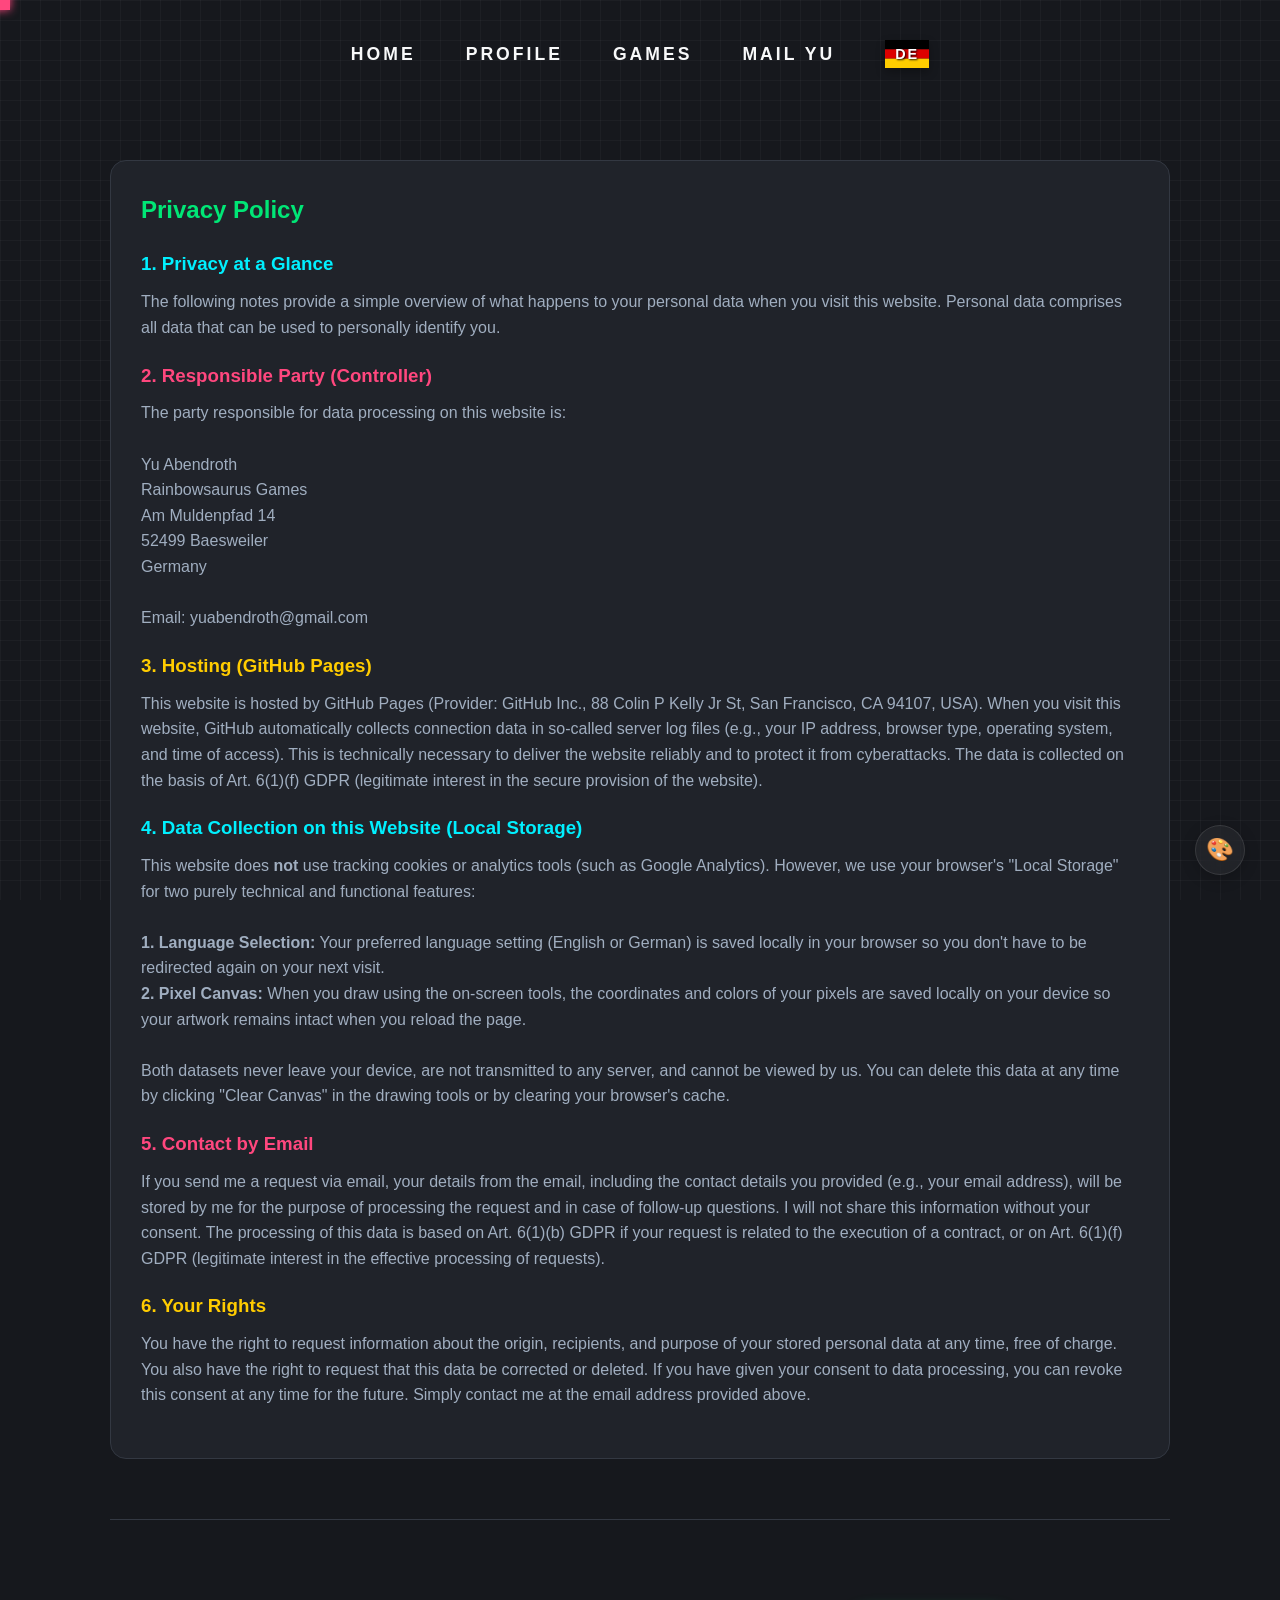
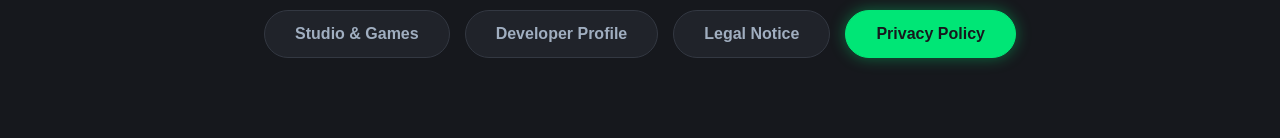
<file: datenschutz.html>
<!DOCTYPE html>
<html lang="en">
<head>
    <meta charset="UTF-8">
    <meta name="viewport" content="width=device-width, initial-scale=1.0">
    <title>Privacy Policy | Rainbowsaurus Games</title>
    <meta name="robots" content="noindex, follow"> 
    <link rel="stylesheet" href="style.css">
    <link rel="icon" type="image/svg+xml" href="graphics/favicon.svg">
</head>
<body>
    <div id="bg-grid"></div>
    <div id="bg-grid-glow"></div>
    <canvas id="pixelCanvas"></canvas>

    <nav class="top-nav">
        <a href="index.html" class="nav-cyan">HOME</a>
        <a href="about.html" class="nav-pink">PROFILE</a>
        <a href="https://rainbowsaurus.itch.io/" target="_blank" class="nav-yellow">GAMES</a>
        <a href="mailto:yuabendroth@gmail.com" class="nav-animated">MAIL YU</a>
        <a href="datenschutz_de.html" class="nav-lang flag-de" onclick="localStorage.setItem('langPref', 'de')">DE</a>
    </nav>

    <div class="portfolio-container" style="margin-top: 120px;">
        <main class="bento-grid">
            <section class="card large-card slide-hidden" style="display: block;">
                <h1 style="color: var(--accent-green); margin-bottom: 20px;">Privacy Policy</h1>
                
                <h3 style="color: var(--accent-cyan); margin-bottom: 10px;">1. Privacy at a Glance</h3>
                <p style="color: var(--text-muted); margin-bottom: 20px;">
                    The following notes provide a simple overview of what happens to your personal data when you visit this website. Personal data comprises all data that can be used to personally identify you.
                </p>

                <h3 style="color: var(--accent-pink); margin-bottom: 10px;">2. Responsible Party (Controller)</h3>
                <p style="color: var(--text-muted); margin-bottom: 20px;">
                    The party responsible for data processing on this website is:<br><br>
                    Yu Abendroth<br>
                    Rainbowsaurus Games<br>
                    Am Muldenpfad 14<br>
                    52499 Baesweiler<br>
                    Germany<br><br>
                    Email: yuabendroth@gmail.com
                </p>

                <h3 style="color: var(--accent-yellow); margin-bottom: 10px;">3. Hosting (GitHub Pages)</h3>
                <p style="color: var(--text-muted); margin-bottom: 20px;">
                    This website is hosted by GitHub Pages (Provider: GitHub Inc., 88 Colin P Kelly Jr St, San Francisco, CA 94107, USA). When you visit this website, GitHub automatically collects connection data in so-called server log files (e.g., your IP address, browser type, operating system, and time of access). This is technically necessary to deliver the website reliably and to protect it from cyberattacks. The data is collected on the basis of Art. 6(1)(f) GDPR (legitimate interest in the secure provision of the website).
                </p>

                <h3 style="color: var(--accent-cyan); margin-bottom: 10px;">4. Data Collection on this Website (Local Storage)</h3>
                <p style="color: var(--text-muted); margin-bottom: 20px;">
                    This website does <strong>not</strong> use tracking cookies or analytics tools (such as Google Analytics). However, we use your browser's "Local Storage" for two purely technical and functional features:<br><br>
                    <strong>1. Language Selection:</strong> Your preferred language setting (English or German) is saved locally in your browser so you don't have to be redirected again on your next visit.<br>
                    <strong>2. Pixel Canvas:</strong> When you draw using the on-screen tools, the coordinates and colors of your pixels are saved locally on your device so your artwork remains intact when you reload the page.<br><br>
                    Both datasets never leave your device, are not transmitted to any server, and cannot be viewed by us. You can delete this data at any time by clicking "Clear Canvas" in the drawing tools or by clearing your browser's cache.
                </p>

                <h3 style="color: var(--accent-pink); margin-bottom: 10px;">5. Contact by Email</h3>
                <p style="color: var(--text-muted); margin-bottom: 20px;">
                    If you send me a request via email, your details from the email, including the contact details you provided (e.g., your email address), will be stored by me for the purpose of processing the request and in case of follow-up questions. I will not share this information without your consent. The processing of this data is based on Art. 6(1)(b) GDPR if your request is related to the execution of a contract, or on Art. 6(1)(f) GDPR (legitimate interest in the effective processing of requests).
                </p>

                <h3 style="color: var(--accent-yellow); margin-bottom: 10px;">6. Your Rights</h3>
                <p style="color: var(--text-muted); margin-bottom: 20px;">
                    You have the right to request information about the origin, recipients, and purpose of your stored personal data at any time, free of charge. You also have the right to request that this data be corrected or deleted. If you have given your consent to data processing, you can revoke this consent at any time for the future. Simply contact me at the email address provided above.
                </p>
            </section>
        </main>

        <footer class="minimal-footer">
            <nav class="footer-nav">
                <a href="index.html" class="nav-tab tab-cyan">Studio & Games</a>
                <a href="about.html" class="nav-tab tab-pink">Developer Profile</a>
                <a href="impressum.html" class="nav-tab tab-yellow">Legal Notice</a>
                <a href="datenschutz.html" class="nav-tab tab-green active">Privacy Policy</a>
            </nav>
        </footer>
    </div>

    <!-- Floating Pixel Icons -->
    <div class="floating-pixel-container">
        <div class="pixel-shape bug"></div>
        <div class="pixel-shape cat"></div>
        <div class="pixel-shape heart"></div>
        <div class="pixel-shape pokeball"></div>
        <div class="pixel-shape pikachu"></div>
        <div class="pixel-shape triforce"></div>
        <div class="pixel-shape strawberry"></div>
        <div class="pixel-shape boba"></div>
        <div class="pixel-shape smiley"></div>
        <div class="pixel-shape paw"></div>
        <div class="pixel-shape skull"></div>
        <div class="pixel-shape gamepad"></div>
    </div>

    <!-- Interactive Glass Button -->
    <div class="canvas-glass-container">
        <input type="checkbox" id="toggle-hint" class="hint-checkbox">
        <div class="glass-panel">
            <p><strong>Left Click:</strong> Draw pixel</p>
            <p><strong>Right Click:</strong> Erase pixel</p>
            <hr class="panel-divider">
            <button id="clear-canvas-btn" class="clear-btn">🗑️ Clear Canvas</button>
        </div>
        <label for="toggle-hint" class="glass-button" title="Open Drawing Tools">🎨</label>
    </div>

    <script src="script.js"></script>
</body>
</html>
</file>
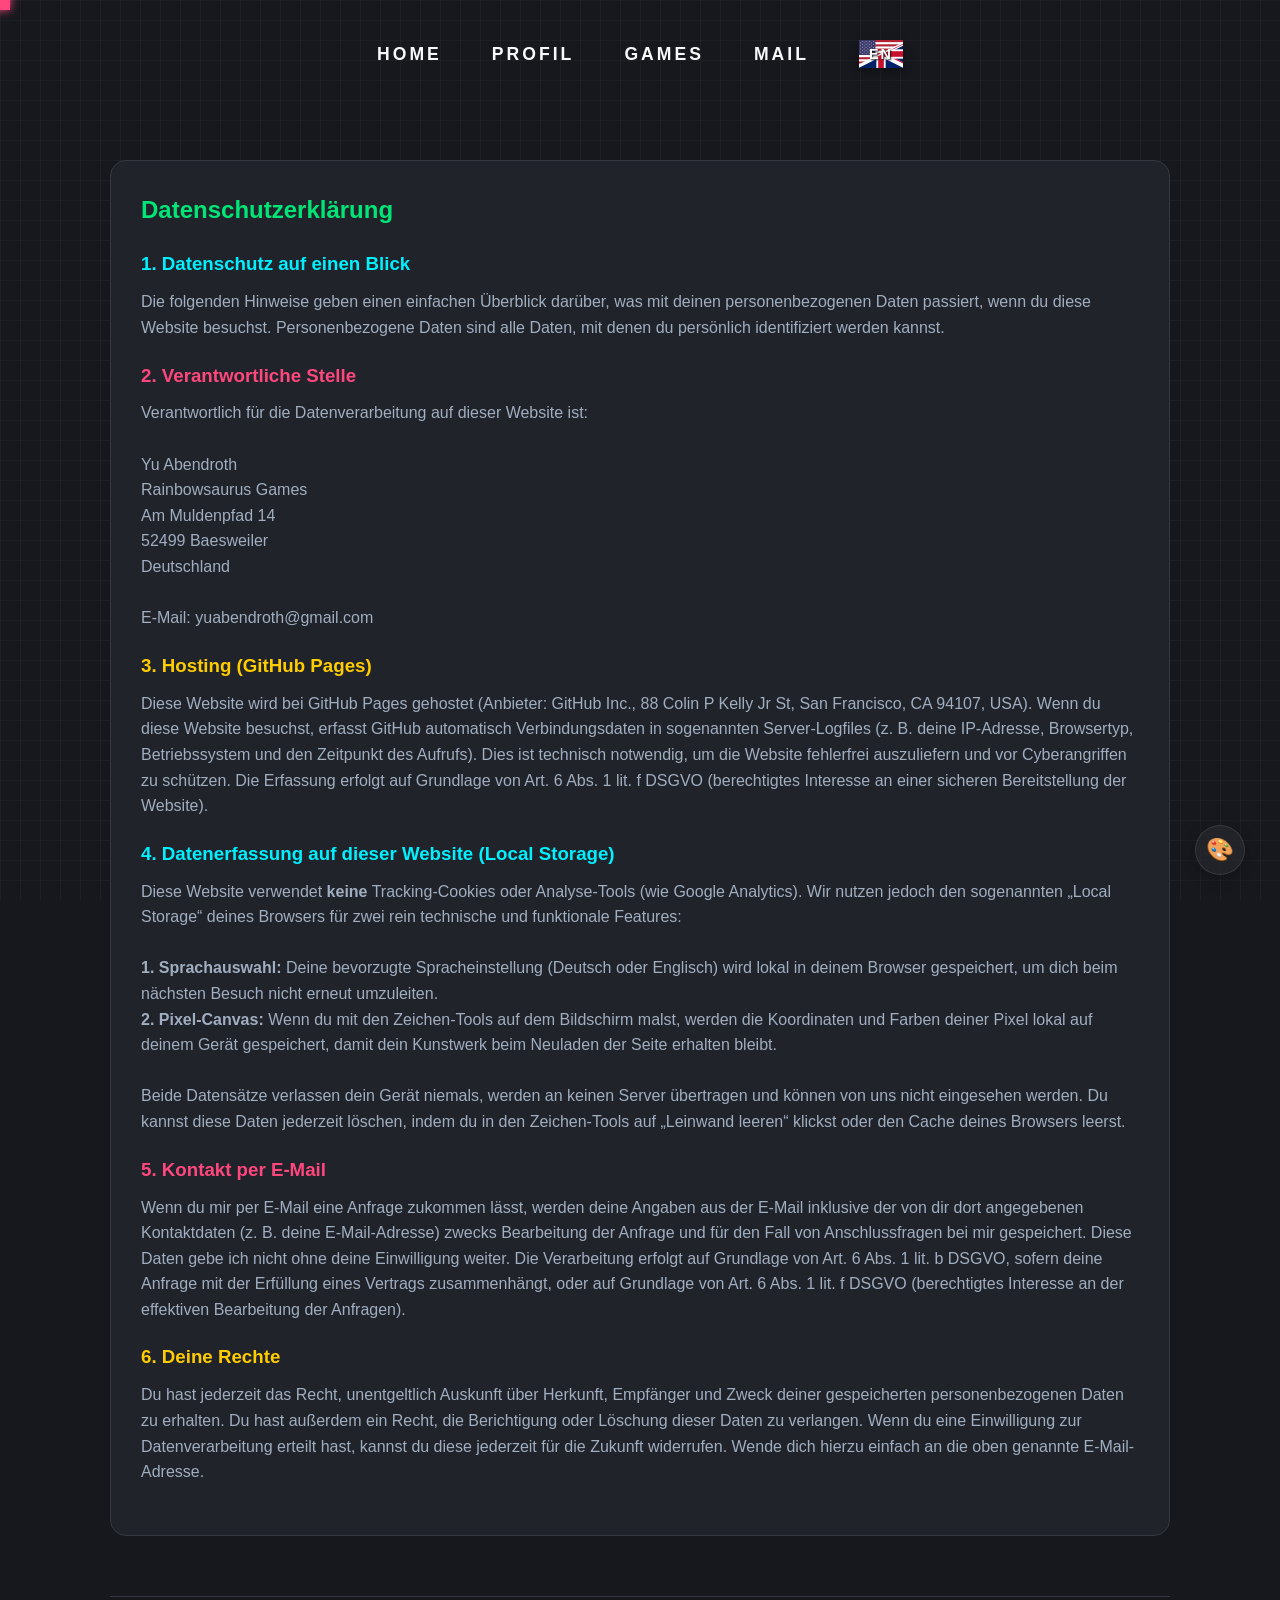
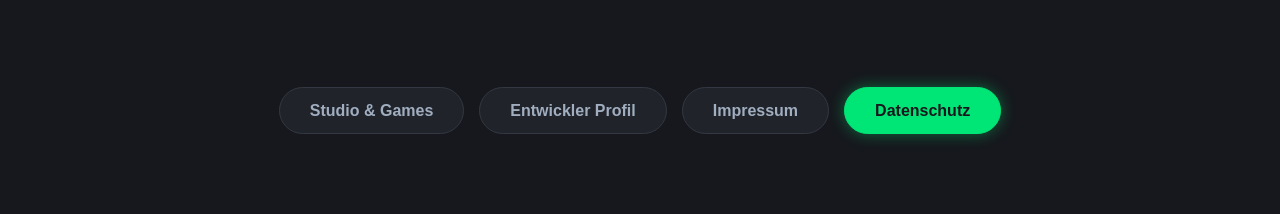
<file: datenschutz_de.html>
<!DOCTYPE html>
<html lang="de">
<head>
    <meta charset="UTF-8">
    <meta name="viewport" content="width=device-width, initial-scale=1.0">
    <title>Datenschutzerklärung | Rainbowsaurus Games</title>
    <meta name="robots" content="noindex, follow"> 
    <link rel="stylesheet" href="style.css">
    <link rel="icon" type="image/svg+xml" href="graphics/favicon.svg">
</head>
<body>
    <div id="bg-grid"></div>
    <div id="bg-grid-glow"></div>
    <canvas id="pixelCanvas"></canvas>

    <nav class="top-nav">
        <a href="index_de.html" class="nav-cyan">HOME</a>
        <a href="about_de.html" class="nav-pink">PROFIL</a>
        <a href="https://rainbowsaurus.itch.io/" target="_blank" class="nav-yellow">GAMES</a>
        <a href="mailto:yuabendroth@gmail.com" class="nav-animated">MAIL</a>
        <a href="datenschutz.html" class="nav-lang flag-en" onclick="localStorage.setItem('langPref', 'en')">EN</a>
    </nav>

    <div class="portfolio-container" style="margin-top: 120px;">
        <main class="bento-grid">
            <section class="card large-card slide-hidden" style="display: block;">
                <h1 style="color: var(--accent-green); margin-bottom: 20px;">Datenschutzerklärung</h1>
                
                <h3 style="color: var(--accent-cyan); margin-bottom: 10px;">1. Datenschutz auf einen Blick</h3>
                <p style="color: var(--text-muted); margin-bottom: 20px;">
                    Die folgenden Hinweise geben einen einfachen Überblick darüber, was mit deinen personenbezogenen Daten passiert, wenn du diese Website besuchst. Personenbezogene Daten sind alle Daten, mit denen du persönlich identifiziert werden kannst.
                </p>

                <h3 style="color: var(--accent-pink); margin-bottom: 10px;">2. Verantwortliche Stelle</h3>
                <p style="color: var(--text-muted); margin-bottom: 20px;">
                    Verantwortlich für die Datenverarbeitung auf dieser Website ist:<br><br>
                    Yu Abendroth<br>
                    Rainbowsaurus Games<br>
                    Am Muldenpfad 14<br>
                    52499 Baesweiler<br>
                    Deutschland<br><br>
                    E-Mail: yuabendroth@gmail.com
                </p>

                <h3 style="color: var(--accent-yellow); margin-bottom: 10px;">3. Hosting (GitHub Pages)</h3>
                <p style="color: var(--text-muted); margin-bottom: 20px;">
                    Diese Website wird bei GitHub Pages gehostet (Anbieter: GitHub Inc., 88 Colin P Kelly Jr St, San Francisco, CA 94107, USA). Wenn du diese Website besuchst, erfasst GitHub automatisch Verbindungsdaten in sogenannten Server-Logfiles (z. B. deine IP-Adresse, Browsertyp, Betriebssystem und den Zeitpunkt des Aufrufs). Dies ist technisch notwendig, um die Website fehlerfrei auszuliefern und vor Cyberangriffen zu schützen. Die Erfassung erfolgt auf Grundlage von Art. 6 Abs. 1 lit. f DSGVO (berechtigtes Interesse an einer sicheren Bereitstellung der Website).
                </p>

                <h3 style="color: var(--accent-cyan); margin-bottom: 10px;">4. Datenerfassung auf dieser Website (Local Storage)</h3>
                <p style="color: var(--text-muted); margin-bottom: 20px;">
                    Diese Website verwendet <strong>keine</strong> Tracking-Cookies oder Analyse-Tools (wie Google Analytics). Wir nutzen jedoch den sogenannten „Local Storage“ deines Browsers für zwei rein technische und funktionale Features:<br><br>
                    <strong>1. Sprachauswahl:</strong> Deine bevorzugte Spracheinstellung (Deutsch oder Englisch) wird lokal in deinem Browser gespeichert, um dich beim nächsten Besuch nicht erneut umzuleiten.<br>
                    <strong>2. Pixel-Canvas:</strong> Wenn du mit den Zeichen-Tools auf dem Bildschirm malst, werden die Koordinaten und Farben deiner Pixel lokal auf deinem Gerät gespeichert, damit dein Kunstwerk beim Neuladen der Seite erhalten bleibt.<br><br>
                    Beide Datensätze verlassen dein Gerät niemals, werden an keinen Server übertragen und können von uns nicht eingesehen werden. Du kannst diese Daten jederzeit löschen, indem du in den Zeichen-Tools auf „Leinwand leeren“ klickst oder den Cache deines Browsers leerst.
                </p>

                <h3 style="color: var(--accent-pink); margin-bottom: 10px;">5. Kontakt per E-Mail</h3>
                <p style="color: var(--text-muted); margin-bottom: 20px;">
                    Wenn du mir per E-Mail eine Anfrage zukommen lässt, werden deine Angaben aus der E-Mail inklusive der von dir dort angegebenen Kontaktdaten (z. B. deine E-Mail-Adresse) zwecks Bearbeitung der Anfrage und für den Fall von Anschlussfragen bei mir gespeichert. Diese Daten gebe ich nicht ohne deine Einwilligung weiter. Die Verarbeitung erfolgt auf Grundlage von Art. 6 Abs. 1 lit. b DSGVO, sofern deine Anfrage mit der Erfüllung eines Vertrags zusammenhängt, oder auf Grundlage von Art. 6 Abs. 1 lit. f DSGVO (berechtigtes Interesse an der effektiven Bearbeitung der Anfragen).
                </p>

                <h3 style="color: var(--accent-yellow); margin-bottom: 10px;">6. Deine Rechte</h3>
                <p style="color: var(--text-muted); margin-bottom: 20px;">
                    Du hast jederzeit das Recht, unentgeltlich Auskunft über Herkunft, Empfänger und Zweck deiner gespeicherten personenbezogenen Daten zu erhalten. Du hast außerdem ein Recht, die Berichtigung oder Löschung dieser Daten zu verlangen. Wenn du eine Einwilligung zur Datenverarbeitung erteilt hast, kannst du diese jederzeit für die Zukunft widerrufen. Wende dich hierzu einfach an die oben genannte E-Mail-Adresse.
                </p>
            </section>
        </main>

        <footer class="minimal-footer">
            <nav class="footer-nav">
                <a href="index_de.html" class="nav-tab tab-cyan">Studio & Games</a>
                <a href="about_de.html" class="nav-tab tab-pink">Entwickler Profil</a>
                <a href="impressum_de.html" class="nav-tab tab-yellow">Impressum</a>
                <a href="datenschutz_de.html" class="nav-tab tab-green active">Datenschutz</a>
            </nav>
        </footer>
    </div>

    <!-- Floating Pixel Icons -->
    <div class="floating-pixel-container">
        <div class="pixel-shape bug"></div>
        <div class="pixel-shape cat"></div>
        <div class="pixel-shape heart"></div>
        <div class="pixel-shape pokeball"></div>
        <div class="pixel-shape pikachu"></div>
        <div class="pixel-shape triforce"></div>
        <div class="pixel-shape strawberry"></div>
        <div class="pixel-shape boba"></div>
        <div class="pixel-shape smiley"></div>
        <div class="pixel-shape paw"></div>
        <div class="pixel-shape skull"></div>
        <div class="pixel-shape gamepad"></div>
    </div>

    <!-- Interactive Glass Button -->
    <div class="canvas-glass-container">
        <input type="checkbox" id="toggle-hint" class="hint-checkbox">
        <div class="glass-panel">
            <p><strong>Linksklick:</strong> Pixel malen</p>
            <p><strong>Rechtsklick:</strong> Pixel löschen</p>
            <hr class="panel-divider">
            <button id="clear-canvas-btn" class="clear-btn">🗑️ Leinwand leeren</button>
        </div>
        <label for="toggle-hint" class="glass-button" title="Zeichen-Tools öffnen">🎨</label>
    </div>

    <script src="script.js"></script>
</body>
</html>
</file>
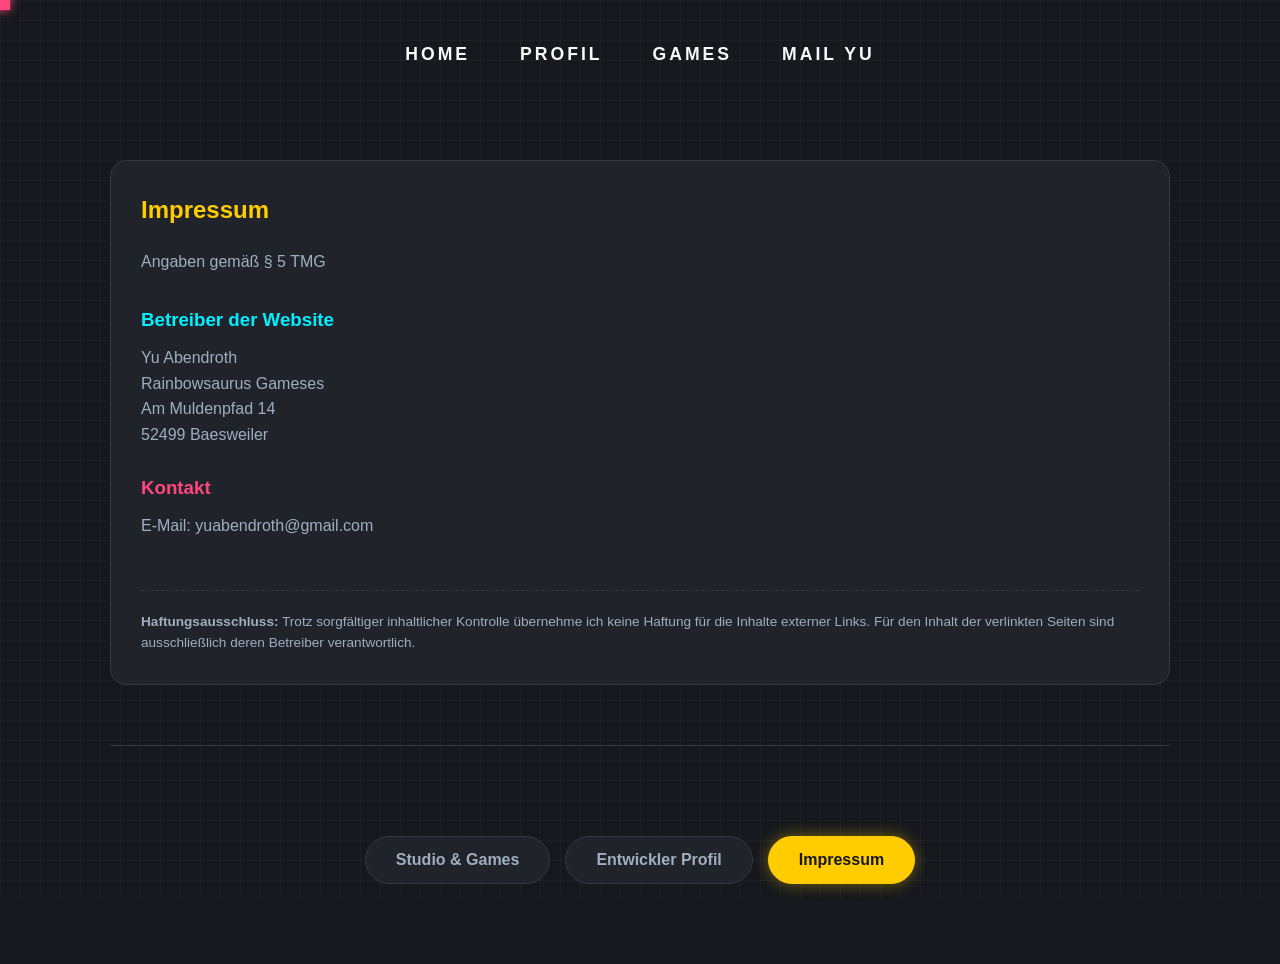
<file: Impressum.html>
<!DOCTYPE html>
<html lang="de">
<head>
    <meta charset="UTF-8">
    <meta name="viewport" content="width=device-width, initial-scale=1.0">
    <title>Impressum | Rainbowsaurus Games</title>
    <link rel="stylesheet" href="style.css">
</head>
<body>
    <div id="bg-grid"></div>
    <div id="bg-grid-glow"></div>
    <canvas id="pixelCanvas"></canvas>

    <nav class="top-nav">
        <a href="index.html" class="nav-cyan">HOME</a>
        <a href="about.html" class="nav-pink">PROFIL</a>
        <a href="https://itch.io" target="_blank" class="nav-yellow">GAMES</a>
        <a href="mailto:yuabendroth@gmail.com" class="nav-green">MAIL YU</a>
    </nav>

    <div class="portfolio-container" style="margin-top: 120px;">
        <main class="bento-grid">
            <section class="card large-card slide-hidden" style="display: block;">
                <h1 style="color: var(--accent-yellow); margin-bottom: 20px;">Impressum</h1>
                <p style="color: var(--text-muted); margin-bottom: 30px;">Angaben gemäß § 5 TMG</p>
                
                <h3 style="color: var(--accent-cyan); margin-bottom: 10px;">Betreiber der Website</h3>
                <p>
                    Yu Abendroth<br>
                    Rainbowsaurus Gameses<br>
                    Am Muldenpfad 14<br>
                    52499 Baesweiler
                </p>
                
                <br>
                <h3 style="color: var(--accent-pink); margin-bottom: 10px;">Kontakt</h3>
                <p>E-Mail: yuabendroth@gmail.com</p>

                <br><br>
                <hr style="border: none; border-top: 1px dashed var(--border-color); margin-bottom: 20px;">
                <p style="font-size: 0.85rem; color: var(--text-muted);">
                    <strong>Haftungsausschluss:</strong> Trotz sorgfältiger inhaltlicher Kontrolle übernehme ich keine Haftung für die Inhalte externer Links. Für den Inhalt der verlinkten Seiten sind ausschließlich deren Betreiber verantwortlich.
                </p>
            </section>
        </main>

        <footer class="minimal-footer">
            <nav class="footer-nav">
                <a href="index.html" class="nav-tab tab-cyan">Studio & Games</a>
                <a href="about.html" class="nav-tab tab-pink">Entwickler Profil</a>
                <a href="impressum.html" class="nav-tab tab-yellow active">Impressum</a>
            </nav>
        </footer>
    </div>

    <script src="script.js"></script>
</body>
</html>
</file>
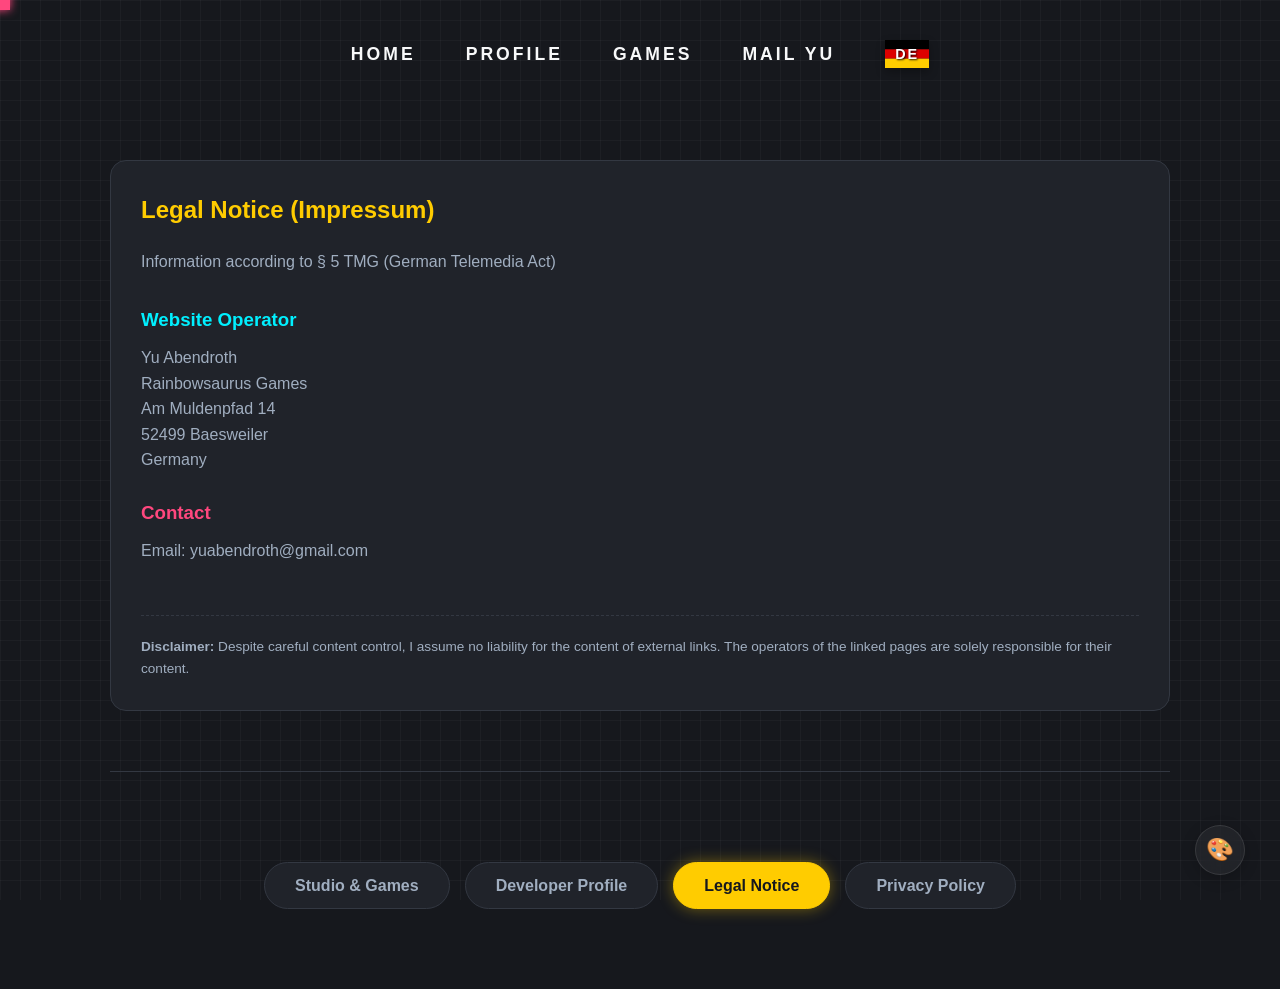
<file: impressum.html>
<!DOCTYPE html>
<html lang="en">
<head>
    <meta charset="UTF-8">
    <meta name="viewport" content="width=device-width, initial-scale=1.0">
    <title>Legal Notice | Rainbowsaurus Games</title>
    <link rel="icon" type="image/svg+xml" href="graphics/favicon.svg">
    <meta name="robots" content="noindex, follow">
    <link rel="stylesheet" href="style.css">
</head>
<body>
    <div id="bg-grid"></div>
    <div id="bg-grid-glow"></div>
    <canvas id="pixelCanvas"></canvas>

    <nav class="top-nav">
        <a href="index.html" class="nav-cyan">HOME</a>
        <a href="about.html" class="nav-pink">PROFILE</a>
        <a href="https://rainbowsaurus.itch.io/" target="_blank" class="nav-yellow">GAMES</a>
        <a href="mailto:yuabendroth@gmail.com" class="nav-animated">MAIL YU</a>
        <a href="impressum_de.html" class="nav-lang flag-de" onclick="localStorage.setItem('langPref', 'de')">DE</a>
    </nav>

    <div class="portfolio-container" style="margin-top: 120px;">
        <main class="bento-grid">
            <section class="card large-card slide-hidden" style="display: block;">
                <h1 style="color: var(--accent-yellow); margin-bottom: 20px;">Legal Notice (Impressum)</h1>
                <p style="color: var(--text-muted); margin-bottom: 30px;">Information according to § 5 TMG (German Telemedia Act)</p>
                
                <h3 style="color: var(--accent-cyan); margin-bottom: 10px;">Website Operator</h3>
                <p>
                    Yu Abendroth<br>
                    Rainbowsaurus Games<br>
                    Am Muldenpfad 14<br>
                    52499 Baesweiler<br>
                    Germany
                </p>
                
                <br>
                <h3 style="color: var(--accent-pink); margin-bottom: 10px;">Contact</h3>
                <p>Email: yuabendroth@gmail.com</p>

                <br><br>
                <hr style="border: none; border-top: 1px dashed var(--border-color); margin-bottom: 20px;">
                <p style="font-size: 0.85rem; color: var(--text-muted);">
                    <strong>Disclaimer:</strong> Despite careful content control, I assume no liability for the content of external links. The operators of the linked pages are solely responsible for their content.
                </p>
            </section>
        </main>

        <footer class="minimal-footer">
            <nav class="footer-nav">
                <a href="index.html" class="nav-tab tab-cyan">Studio & Games</a>
                <a href="about.html" class="nav-tab tab-pink">Developer Profile</a>
                <a href="impressum.html" class="nav-tab tab-yellow active">Legal Notice</a>
                <a href="datenschutz.html" class="nav-tab tab-green">Privacy Policy</a>
            </nav>
        </footer>
    </div>

    <!-- Floating Pixel Icons -->
    <div class="floating-pixel-container">
        <div class="pixel-shape bug"></div>
        <div class="pixel-shape cat"></div>
        <div class="pixel-shape heart"></div>
        <div class="pixel-shape pokeball"></div>
        <div class="pixel-shape pikachu"></div>
        <div class="pixel-shape triforce"></div>
        <div class="pixel-shape strawberry"></div>
        <div class="pixel-shape boba"></div>
        <div class="pixel-shape smiley"></div>
        <div class="pixel-shape paw"></div>
        <div class="pixel-shape skull"></div>
        <div class="pixel-shape gamepad"></div>
    </div>

    <!-- Interactive Glass Button -->
    <div class="canvas-glass-container">
        <input type="checkbox" id="toggle-hint" class="hint-checkbox">
        <div class="glass-panel">
            <p><strong>Left Click:</strong> Draw pixel</p>
            <p><strong>Right Click:</strong> Erase pixel</p>
            <hr class="panel-divider">
            <button id="clear-canvas-btn" class="clear-btn">🗑️ Clear Canvas</button>
        </div>
        <label for="toggle-hint" class="glass-button" title="Open Drawing Tools">🎨</label>
    </div>

    <script src="script.js"></script>
</body>
</html>
</file>
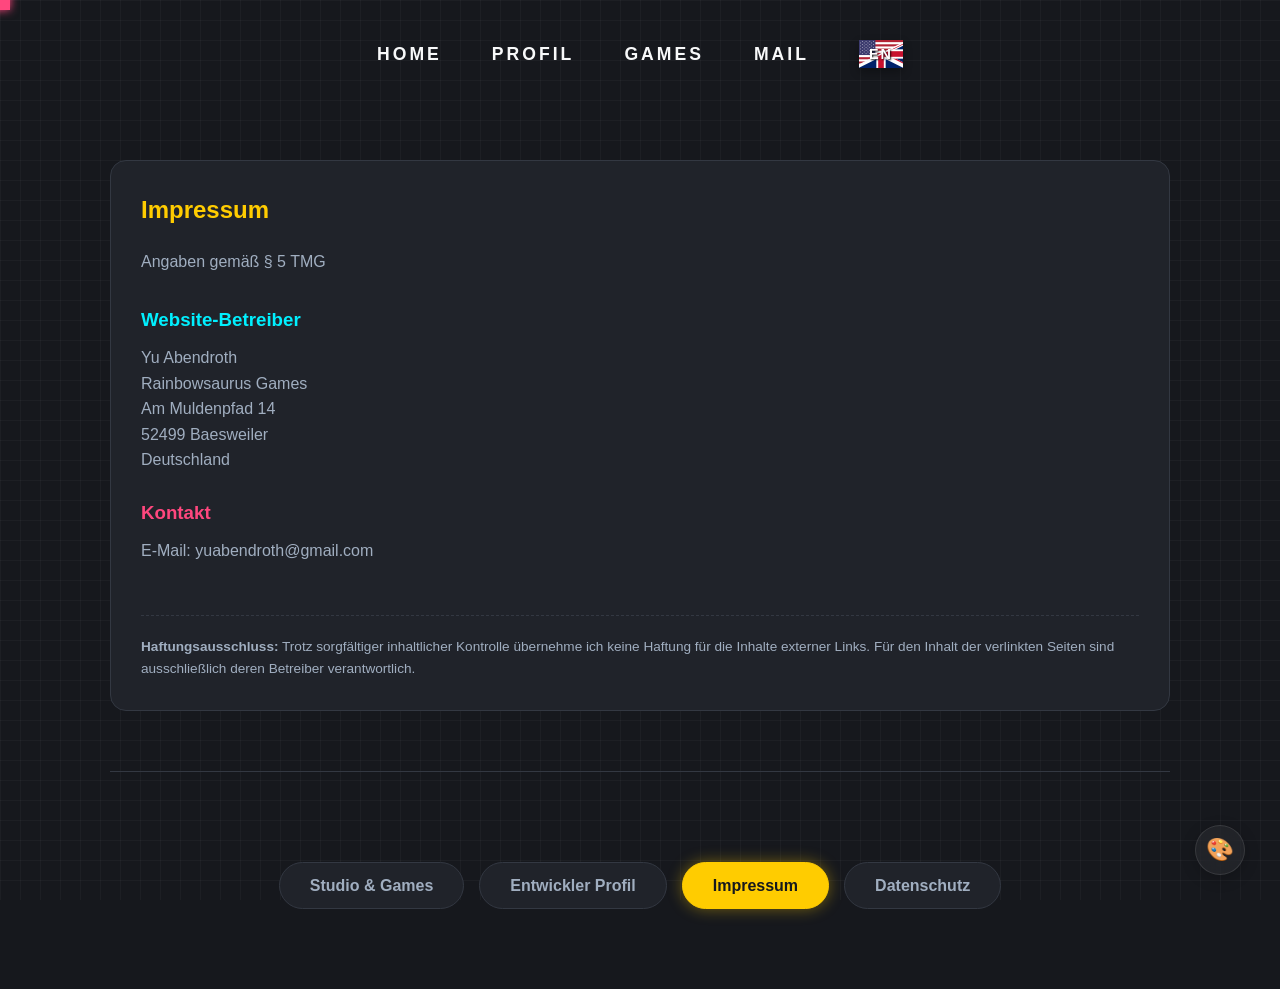
<file: impressum_de.html>
<!DOCTYPE html>
<html lang="de">
<head>
    <meta charset="UTF-8">
    <meta name="viewport" content="width=device-width, initial-scale=1.0">
    <title>Impressum | Rainbowsaurus Games</title>
    <link rel="icon" type="image/svg+xml" href="graphics/favicon.svg">
    <meta name="robots" content="noindex, follow">
    <link rel="stylesheet" href="style.css">
</head>
<body>
    <div id="bg-grid"></div>
    <div id="bg-grid-glow"></div>
    <canvas id="pixelCanvas"></canvas>

    <nav class="top-nav">
        <a href="index_de.html" class="nav-cyan">HOME</a>
        <a href="about_de.html" class="nav-pink">PROFIL</a>
        <a href="https://rainbowsaurus.itch.io/" target="_blank" class="nav-yellow">GAMES</a>
        <a href="mailto:yuabendroth@gmail.com" class="nav-animated">MAIL</a>
        <a href="impressum.html" class="nav-lang flag-en" onclick="localStorage.setItem('langPref', 'en')">EN</a>
    </nav>

    <div class="portfolio-container" style="margin-top: 120px;">
        <main class="bento-grid">
            <section class="card large-card slide-hidden" style="display: block;">
                <h1 style="color: var(--accent-yellow); margin-bottom: 20px;">Impressum</h1>
                <p style="color: var(--text-muted); margin-bottom: 30px;">Angaben gemäß § 5 TMG</p>
                
                <h3 style="color: var(--accent-cyan); margin-bottom: 10px;">Website-Betreiber</h3>
                <p>
                    Yu Abendroth<br>
                    Rainbowsaurus Games<br>
                    Am Muldenpfad 14<br>
                    52499 Baesweiler<br>
                    Deutschland
                </p>
                
                <br>
                <h3 style="color: var(--accent-pink); margin-bottom: 10px;">Kontakt</h3>
                <p>E-Mail: yuabendroth@gmail.com</p>

                <br><br>
                <hr style="border: none; border-top: 1px dashed var(--border-color); margin-bottom: 20px;">
                <p style="font-size: 0.85rem; color: var(--text-muted);">
                    <strong>Haftungsausschluss:</strong> Trotz sorgfältiger inhaltlicher Kontrolle übernehme ich keine Haftung für die Inhalte externer Links. Für den Inhalt der verlinkten Seiten sind ausschließlich deren Betreiber verantwortlich.
                </p>
            </section>
        </main>

        <footer class="minimal-footer">
            <nav class="footer-nav">
                <a href="index_de.html" class="nav-tab tab-cyan">Studio & Games</a>
                <a href="about_de.html" class="nav-tab tab-pink">Entwickler Profil</a>
                <a href="impressum_de.html" class="nav-tab tab-yellow active">Impressum</a>
                <a href="datenschutz_de.html" class="nav-tab tab-green">Datenschutz</a>
            </nav>
        </footer>
    </div>

    <!-- Floating Pixel Icons -->
    <div class="floating-pixel-container">
        <div class="pixel-shape bug"></div>
        <div class="pixel-shape cat"></div>
        <div class="pixel-shape heart"></div>
        <div class="pixel-shape pokeball"></div>
        <div class="pixel-shape pikachu"></div>
        <div class="pixel-shape triforce"></div>
        <div class="pixel-shape strawberry"></div>
        <div class="pixel-shape boba"></div>
        <div class="pixel-shape smiley"></div>
        <div class="pixel-shape paw"></div>
        <div class="pixel-shape skull"></div>
        <div class="pixel-shape gamepad"></div>
    </div>

    <!-- Interactive Glass Button -->
    <div class="canvas-glass-container">
        <input type="checkbox" id="toggle-hint" class="hint-checkbox">
        <div class="glass-panel">
            <p><strong>Linksklick:</strong> Pixel malen</p>
            <p><strong>Rechtsklick:</strong> Pixel löschen</p>
            <hr class="panel-divider">
            <button id="clear-canvas-btn" class="clear-btn">🗑️ Leinwand leeren</button>
        </div>
        <label for="toggle-hint" class="glass-button" title="Zeichen-Tools öffnen">🎨</label>
    </div>

    <script src="script.js"></script>
</body>
</html>
</file>
<file: style.css>
/* --- 1. VARIABLEN --- */
:root {
    --bg-main: #16181D;
    --bg-card: #20232A;
    --bg-hover: #2A2E37;
    --text-main: #F8F9FA;
    --text-muted: #A0AEC0;
    --border-color: #333842;
    --accent-red: #FF3B30;
    --accent-orange: #FF9500;
    --accent-yellow: #FFCC00;
    --accent-green: #00E676;
    --accent-cyan: #00F0FF;
    --accent-petrol: #00A896;
    --accent-purple: #AF52DE;
    --accent-pink: #FF477E;
}

/* --- 2. GRUNDLAGEN --- */
* {
    margin: 0;
    padding: 0;
    box-sizing: border-box;
}

html, body {
    max-width: 100%;
    overflow-x: hidden !important;
}

body {
    background-color: var(--bg-main);
    color: var(--text-main);
    font-family: 'Segoe UI', Tahoma, Geneva, Verdana, sans-serif;
    line-height: 1.6;
}

/* --- 3. HINTERGRUND-RASTER & TASCHENLAMPE --- */
#bg-grid, #bg-grid-glow {
    position: fixed;
    top: 0;
    left: 0;
    width: 100vw;
    height: 100vh;
    z-index: -2;
    background-image: linear-gradient(to right, rgba(255, 255, 255, 0.03) 1px, transparent 1px), linear-gradient(to bottom, rgba(255, 255, 255, 0.03) 1px, transparent 1px);
    background-size: 20px 20px;
}

#bg-grid-glow {
    z-index: -1;
    background-image: linear-gradient(to right, rgba(0, 240, 255, 0.3) 1px, transparent 1px), linear-gradient(to bottom, rgba(0, 240, 255, 0.3) 1px, transparent 1px);
    mask-image: radial-gradient(circle 200px at var(--mouse-x, -100%) var(--mouse-y, -100%), black 0%, transparent 100%);
    -webkit-mask-image: radial-gradient(circle 200px at var(--mouse-x, -100%) var(--mouse-y, -100%), black 0%, transparent 100%);
}

#pixelCanvas {
    position: fixed;
    top: 0;
    left: 0;
    width: 100vw;
    height: 100vh;
    z-index: 0;
    pointer-events: none;
}

/* --- 4. TOP NAVIGATION --- */
.top-nav {
    position: absolute;
    top: 40px;
    left: 0;
    width: 100%;
    display: flex;
    justify-content: center;
    gap: 50px;
    z-index: 100;
}

.top-nav-about {
    display: flex;
    justify-content: flex-start;
    padding-left: 80px;
    gap: 50px;
    margin-bottom: 50px;
}

    .top-nav a, .top-nav-about a {
        color: var(--text-main);
        text-decoration: none;
        font-weight: bold;
        letter-spacing: 3px;
        font-size: 1.1rem;
        text-transform: uppercase;
        transition: color 0.3s ease, text-shadow 0.3s ease;
        cursor: none;
    }

        .top-nav a.nav-cyan:hover, .top-nav a.nav-cyan.active, .top-nav-about a.nav-cyan:hover, .top-nav-about a.nav-cyan.active {
            color: var(--accent-cyan);
            text-shadow: 0 0 15px rgba(0, 240, 255, 0.6);
        }

        .top-nav a.nav-pink:hover, .top-nav a.nav-pink.active, .top-nav-about a.nav-pink:hover, .top-nav-about a.nav-pink.active {
            color: var(--accent-pink);
            text-shadow: 0 0 15px rgba(255, 71, 126, 0.6);
        }

        .top-nav a.nav-yellow:hover, .top-nav a.nav-yellow.active, .top-nav-about a.nav-yellow:hover, .top-nav-about a.nav-yellow.active {
            color: var(--accent-yellow);
            text-shadow: 0 0 15px rgba(255, 204, 0, 0.6);
        }

        .top-nav a.nav-green:hover, .top-nav a.nav-green.active, .top-nav-about a.nav-green:hover, .top-nav-about a.nav-green.active {
            color: var(--accent-green);
            text-shadow: 0 0 15px rgba(0, 230, 118, 0.6);
        }

/* ANIMIERTER MAIL BUTTON */
@keyframes cycleNavColors {
    0% { color: var(--accent-cyan); text-shadow: 0 0 15px rgba(0, 240, 255, 0.6); }
    25% { color: var(--accent-pink); text-shadow: 0 0 15px rgba(255, 71, 126, 0.6); }
    50% { color: var(--accent-yellow); text-shadow: 0 0 15px rgba(255, 204, 0, 0.6); }
    75% { color: var(--accent-green); text-shadow: 0 0 15px rgba(0, 230, 118, 0.6); }
    100% { color: var(--accent-cyan); text-shadow: 0 0 15px rgba(0, 240, 255, 0.6); }
}

.top-nav a.nav-animated, .top-nav-about a.nav-animated {
    animation: cycleNavColors 8s linear infinite;
}

.top-nav a.nav-animated:hover, .top-nav-about a.nav-animated:hover {
    transform: scale(1.1);
}

/* --- FLAGGEN BUTTONS --- */
.nav-lang {
    display: inline-flex !important;
    align-items: center;
    justify-content: center;
    padding: 2px 10px !important;
    border-radius: 0 !important;
    color: #FFFFFF !important;
    font-size: 0.9rem !important;
    font-weight: bold;
    text-shadow: 1px 1px 2px rgba(0,0,0,0.9) !important;
    letter-spacing: 2px !important;
    border: none !important;
    box-shadow: 0 4px 10px rgba(0, 0, 0, 0.3) !important;
    transition: transform 0.3s ease, box-shadow 0.3s ease !important;
}

    .nav-lang:hover {
        transform: scale(1.1) translateY(-2px);
        box-shadow: 0 6px 15px rgba(255, 255, 255, 0.4) !important;
    }

.flag-de {
    background-image: url('graphics/flag_de.svg') !important;
    background-size: cover !important;
    background-position: center !important;
    background-repeat: no-repeat !important;
}

.flag-en {
    background-image: url('graphics/flag_en.svg') !important;
    background-size: cover !important;
    background-position: center !important;
    background-repeat: no-repeat !important;
}

/* --- 5. STUDIO STARTSEITE --- */
.studio-hero-full {
    position: relative;
    width: 100vw;
    height: 100vh;
    display: flex;
    justify-content: center;
    align-items: center;
    overflow: hidden;
    background-color: transparent;
    z-index: 5;
    
    -webkit-mask-image: linear-gradient(black, black), url("data:image/svg+xml,%3Csvg xmlns='http://www.w3.org/2000/svg' viewBox='0 0 1200 120' preserveAspectRatio='none'%3E%3Cpath d='M321.39,56.44c58-10.79,114.16-30.13,172-41.86,82.39-16.72,168.19-17.73,250.45-.39C823.78,31,906.67,72,985.66,92.83c70.05,18.48,146.53,26.09,214.34,3V0H0V95.8C59.71,118.08,130.83,120.34,201.39,112.59Z'/%3E%3C/svg%3E");
    -webkit-mask-size: 100% calc(100% - 99px), 100% 100px;
    -webkit-mask-position: top, bottom;
    -webkit-mask-repeat: no-repeat, no-repeat;
}

.studio-bg-video {
    position: absolute;
    top: 0;
    left: 0;
    width: 100%;
    height: 100%;
    object-fit: contain; /* Fix für den Regenbogenkreis */
    z-index: 0;
    opacity: 0.3;
}

.studio-vignette {
    position: absolute;
    top: 0;
    left: 0;
    width: 100%;
    height: 100%;
    /* Erzeugt einen weichen Verlauf von transparent in der Mitte zur Hintergrundfarbe am Rand */
    background: radial-gradient(circle, transparent 35%, var(--bg-main) 75%);
    /* Ein zusätzlicher, sehr dicker innerer Schatten verwischt die äußersten Kanten komplett */
    box-shadow: inset 0 0 200px 100px var(--bg-main);
    pointer-events: none;
    z-index: 1;
}

.crt-overlay {
    position: absolute;
    top: 0;
    left: 0;
    width: 100%;
    height: 100%;
    background: repeating-linear-gradient(0deg, rgba(0, 0, 0, 0.35), rgba(0, 0, 0, 0.35) 3px, transparent 3px, transparent 6px);
    pointer-events: none;
    z-index: 1;
}

.studio-hero-content {
    position: relative;
    z-index: 2;
    display: flex;
    justify-content: center;
    align-items: center;
    width: 100%;
}

.logo-wrapper {
    position: relative;
    display: inline-block;
}

.studio-logo-centered {
    max-width: 380px;
    width: 100%;
    border-radius: 50%;
    box-shadow: 0 0 40px rgba(0,0,0,0.8);
    transition: transform 0.4s ease;
}

    .studio-logo-centered:hover {
        transform: scale(1.05);
    }

/* SPRECHBLASE */
.pixel-speech-bubble {
    position: absolute;
    bottom: 70%;
    left: 86%;
    background-color: var(--text-main);
    color: var(--bg-main);
    font-family: 'Courier New', Courier, monospace;
    font-weight: bold;
    font-size: 1.4rem;
    padding: 10px 15px;
    border: 4px solid var(--text-main);
    box-shadow: 6px 6px 0px rgba(0, 0, 0, 0.5);
    z-index: 10;
    transform-origin: bottom left;
    white-space: pre-line;
    text-align: center;
    opacity: 0;
    transform: scale(0);
}

    .pixel-speech-bubble::after {
        content: '';
        position: absolute;
        bottom: -16px;
        left: 20px;
        width: 0;
        height: 0;
        border-left: 16px solid var(--text-main);
        border-bottom: 16px solid transparent;
    }

    .pixel-speech-bubble.show-bubble {
        animation: bubblePop 0.4s cubic-bezier(0.175, 0.885, 0.32, 1.275) forwards, floatBubble 3s ease-in-out infinite 0.4s;
    }

/* EASTER EGG SPRECHBLASE (Profilbild) */
.profile-bubble {
    bottom: 80%;
    left: 65%;
    width: max-content;
    max-width: 250px;
    pointer-events: none; /* Wichtig: Die Blase darf den Hover-Effekt nicht stören! */
    z-index: 20;
}

/* Der Auslöser: Hover auf den Container startet die Pop-Animation */
.profile-container:hover .profile-bubble {
    animation: bubblePop 0.4s cubic-bezier(0.175, 0.885, 0.32, 1.275) forwards, floatBubble 3s ease-in-out infinite 0.4s;
}

@keyframes bubblePop {
    0% { transform: scale(0); opacity: 0; }
    100% { transform: scale(1); opacity: 1; }
}

@keyframes floatBubble {
    0%, 100% { transform: translateY(0); }
    50% { transform: translateY(-8px); }
}

.intro-section {
    display: flex;
    flex-direction: column;
    align-items: center;
    text-align: center;
    margin: -50px 0 80px;
    position: relative;
    z-index: 15;
}

.studio-tagline {
    color: var(--text-main);
    font-size: 1.2rem;
    max-width: 600px;
    line-height: 1.6;
    margin-bottom: 30px;
}

@keyframes cycleColors {
    0% { color: var(--accent-cyan); border-color: var(--accent-cyan); box-shadow: 0 0 15px rgba(0, 240, 255, 0.4); }
    25% { color: var(--accent-pink); border-color: var(--accent-pink); box-shadow: 0 0 15px rgba(255, 71, 126, 0.4); }
    50% { color: var(--accent-yellow); border-color: var(--accent-yellow); box-shadow: 0 0 15px rgba(255, 204, 0, 0.4); }
    75% { color: var(--accent-green); border-color: var(--accent-green); box-shadow: 0 0 15px rgba(0, 230, 118, 0.4); }
    100% { color: var(--accent-cyan); border-color: var(--accent-cyan); box-shadow: 0 0 15px rgba(0, 240, 255, 0.4); }
}

.press-start-btn {
    display: inline-block;
    background-color: rgba(0, 0, 0, 0.5);
    text-transform: uppercase;
    letter-spacing: 3px;
    font-weight: bold;
    padding: 15px 40px;
    font-size: 1.1rem;
    text-decoration: none;
    border-radius: 5px;
    border: 2px solid transparent;
    transition: transform 0.3s ease, background-color 0.3s ease;
    animation: cycleColors 8s linear infinite;
    cursor: none;
}

    .press-start-btn:hover {
        background-color: rgba(255, 255, 255, 0.1);
        transform: scale(1.05);
    }

.cursor-blink {
    animation: blink 1s step-end infinite;
}

@keyframes blink {
    0%, 100% { opacity: 1; }
    50% { opacity: 0; }
}

/* --- 6. PROFIL STARTSEITE (about.html) --- */
.portfolio-container {
    max-width: 1100px;
    margin: 0 auto;
    padding: 40px 20px;
    position: relative;
    z-index: 10;
}

.hero-section {
    display: flex;
    justify-content: space-between;
    align-items: center;
    margin-bottom: 60px;
    gap: 40px;
}

.hero-text h1 {
    font-size: 3.5rem;
    line-height: 1.1;
    margin: 10px 0 20px;
}

.hero-text p {
    color: var(--text-muted);
    font-size: 1.2rem;
    max-width: 500px;
}

.accent-tag {
    color: var(--accent-pink);
    font-weight: bold;
    text-transform: uppercase;
    letter-spacing: 2px;
    font-size: 0.9rem;
}

.profile-container {
    position: relative;
    width: 340px;
    height: 340px;
    display: flex;
    justify-content: center;
    align-items: center;
    margin-right: 20px;
}

.profile-image-wrapper {
    position: relative;
    width: 220px;
    height: 220px;
    border-radius: 50%;
    overflow: hidden;
    border: 4px solid var(--border-color);
    z-index: 2;
    transition: border-color 0.4s ease, box-shadow 0.4s ease;
}

.profile-container:hover .profile-image-wrapper {
    border-color: var(--accent-pink);
    box-shadow: 0 0 20px rgba(255, 71, 126, 0.4);
}

.profile-img {
    position: absolute;
    top: 0;
    left: 0;
    width: 100%;
    height: 100%;
    object-fit: cover;
    transition: opacity 0.4s ease-in-out;
}

.img-hover {
    opacity: 0;
}

.profile-container:hover .img-default {
    opacity: 0;
}

.profile-container:hover .img-hover {
    opacity: 1;
}

.pixel-ring {
    position: absolute;
    top: 50%;
    left: 50%;
    width: 0;
    height: 0;
    z-index: 1;
}

.inner-ring {
    animation: spin 15s linear infinite;
}

.outer-ring {
    animation: spin 25s linear infinite reverse;
}

.r-pixel {
    position: absolute;
    width: 16px;
    height: 16px;
    margin-top: -8px;
    margin-left: -8px;
}

    .r-pixel:nth-child(8n+1) { background-color: var(--accent-red); box-shadow: 0 0 10px var(--accent-red); }
    .r-pixel:nth-child(8n+2) { background-color: var(--accent-orange); box-shadow: 0 0 10px var(--accent-orange); }
    .r-pixel:nth-child(8n+3) { background-color: var(--accent-yellow); box-shadow: 0 0 10px var(--accent-yellow); }
    .r-pixel:nth-child(8n+4) { background-color: var(--accent-green); box-shadow: 0 0 10px var(--accent-green); }
    .r-pixel:nth-child(8n+5) { background-color: var(--accent-cyan); box-shadow: 0 0 10px var(--accent-cyan); }
    .r-pixel:nth-child(8n+6) { background-color: var(--accent-petrol); box-shadow: 0 0 10px var(--accent-petrol); }
    .r-pixel:nth-child(8n+7) { background-color: var(--accent-purple); box-shadow: 0 0 10px var(--accent-purple); }
    .r-pixel:nth-child(8n+8) { background-color: var(--accent-pink); box-shadow: 0 0 10px var(--accent-pink); }

.inner-ring .r-pixel {
    transform: rotate(calc(var(--i) * 20deg)) translateY(-135px) rotate(180deg);
}

.outer-ring .r-pixel {
    transform: rotate(calc(var(--i) * 15deg)) translateY(-165px) rotate(180deg);
}

@keyframes spin {
    0% { transform: rotate(0deg); }
    100% { transform: rotate(360deg); }
}

/* --- 7. BENTO GRID & BILD-HOVER --- */
.bento-grid {
    display: grid;
    grid-template-columns: repeat(3, 1fr);
    gap: 20px;
    margin-bottom: 60px;
}

.hover-scale {
    display: block;
    transition: transform 0.3s ease;
    cursor: none;
}

    .hover-scale:hover {
        transform: scale(1.02);
    }

.card {
    background-color: var(--bg-card);
    border: 1px solid var(--border-color);
    border-radius: 16px;
    padding: 30px;
    transition: all 0.3s ease;
}

    .card:hover {
        background-color: var(--bg-hover);
        transform: translateY(-5px);
        border-color: var(--accent-green);
        box-shadow: 0 10px 20px rgba(0, 0, 0, 0.2);
    }

    .card h2 {
        font-size: 1.5rem;
        margin-bottom: 15px;
    }

    .card p {
        color: var(--text-muted);
    }

.wide-card {
    grid-column: span 2;
}

.square-card {
    grid-column: span 1;
}

.large-card {
    grid-column: span 3;
    display: flex;
    gap: 30px;
    align-items: center;
}

.badge-container {
    display: flex;
    flex-wrap: wrap;
    gap: 10px;
}

.badge {
    padding: 5px 12px;
    border-radius: 20px;
    font-size: 0.9rem;
    font-weight: bold;
    border: 1px solid;
}

.badge-godot { color: var(--accent-cyan); border-color: var(--accent-cyan); background-color: rgba(0, 240, 255, 0.1); }
.badge-csharp { color: var(--accent-purple); border-color: var(--accent-purple); background-color: rgba(175, 82, 222, 0.1); }
.badge-python { color: var(--accent-yellow); border-color: var(--accent-yellow); background-color: rgba(255, 204, 0, 0.1); }
.badge-sql { color: var(--accent-orange); border-color: var(--accent-orange); background-color: rgba(255, 149, 0, 0.1); }
.badge-html { color: var(--accent-red); border-color: var(--accent-red); background-color: rgba(255, 59, 48, 0.1); }

/* --- 8. PROJECT ARCADE BUTTONS --- */
.project-btn {
    display: inline-block;
    margin-top: 20px;
    padding: 10px 20px;
    background-color: transparent;
    font-weight: bold;
    text-decoration: none;
    text-transform: uppercase;
    letter-spacing: 1px;
    font-size: 0.9rem;
    border-radius: 5px;
    transition: all 0.3s ease;
    cursor: none;
}

.btn-pink { border: 2px solid var(--accent-pink); color: var(--accent-pink); }
.btn-pink:hover { background-color: var(--accent-pink); color: var(--bg-main); box-shadow: 0 0 15px rgba(255, 71, 126, 0.6); }

.btn-green { border: 2px solid var(--accent-green); color: var(--accent-green); }
.btn-green:hover { background-color: var(--accent-green); color: var(--bg-main); box-shadow: 0 0 15px rgba(0, 230, 118, 0.6); }

.btn-cyan { border: 2px solid var(--accent-cyan); color: var(--accent-cyan); }
.btn-cyan:hover { background-color: var(--accent-cyan); color: var(--bg-main); box-shadow: 0 0 15px rgba(0, 240, 255, 0.6); }

/* --- 9. STATS-REIHE --- */
.stats-row {
    display: grid;
    grid-template-columns: repeat(3, 1fr);
    gap: 20px;
    margin-bottom: 80px;
}

    .stats-row .stat-item {
        background-color: var(--bg-card);
        border: 1px solid var(--border-color);
        border-radius: 16px;
        padding: 40px 20px;
        text-align: center;
        transition: all 0.3s ease;
    }

        .stats-row .stat-item:hover {
            transform: translateY(-5px);
            border-color: var(--accent-pink);
            box-shadow: 0 10px 20px rgba(0, 0, 0, 0.2);
        }

.stat-number {
    display: block;
    font-size: 4rem;
    font-weight: bold;
    line-height: 1;
}

.stats-row .stat-item:nth-child(1) .stat-number { color: var(--accent-pink); text-shadow: 0 0 20px rgba(255, 71, 126, 0.4); }
.stats-row .stat-item:nth-child(2) .stat-number { color: var(--accent-yellow); text-shadow: 0 0 20px rgba(255, 204, 0, 0.4); }
.stats-row .stat-item:nth-child(3) .stat-number { color: var(--accent-cyan); text-shadow: 0 0 20px rgba(0, 240, 255, 0.4); }

.stat-label {
    color: var(--text-muted);
    font-size: 0.9rem;
    text-transform: uppercase;
    letter-spacing: 2px;
    margin-top: 10px;
    display: block;
}

/* --- 10. INTERAKTIVER LEBENSLAUF --- */
.journey-section {
    margin-bottom: 80px;
}

.journey-container {
    position: relative;
    padding-left: 240px;
    margin-top: 40px;
}

.journey-line-bg {
    position: absolute;
    left: 190px;
    top: 10px;
    bottom: 10px;
    width: 4px;
    background-color: var(--border-color);
    border-radius: 2px;
}

.journey-line-progress {
    position: absolute;
    left: 190px;
    top: 10px;
    width: 4px;
    background-color: var(--accent-cyan);
    border-radius: 2px;
    height: 0%;
    z-index: 1;
    box-shadow: 0 0 15px var(--accent-cyan);
}

.journey-item {
    position: relative;
    margin-bottom: 45px;
}

    .journey-item:last-child {
        margin-bottom: 0;
    }

    .journey-item::before {
        content: "";
        position: absolute;
        left: -58px;
        top: 35px;
        width: 20px;
        height: 20px;
        background-color: var(--bg-main);
        border: 2px solid var(--border-color);
        z-index: 2;
        transition: all 0.4s cubic-bezier(0.2, 0.8, 0.2, 1);
    }

    .journey-item.active-station::before {
        background-color: var(--accent-cyan);
        border-color: var(--accent-cyan);
        box-shadow: 0 0 15px var(--accent-cyan);
        transform: scale(1.3) rotate(90deg);
    }

.journey-year-container {
    position: absolute;
    left: -240px;
    top: 0;
    bottom: 0;
    width: 170px;
}

.journey-year {
    position: sticky;
    top: 150px;
    text-align: right;
    font-weight: bold;
    color: var(--text-muted);
    font-size: 1.6rem;
    line-height: 1.2;
    letter-spacing: 1px;
    transition: color 0.4s ease, transform 0.4s ease;
}

.journey-content-wrapper {
    display: flex;
    flex-direction: column;
    background-color: var(--bg-card);
    border: 1px solid var(--border-color);
    border-radius: 12px;
    overflow: hidden;
    max-width: 600px;
    transform: scale(0.8);
    opacity: 0.4;
    transform-origin: left center;
    transition: all 0.6s cubic-bezier(0.2, 0.8, 0.2, 1);
}

.journey-item.active-station .journey-content-wrapper {
    transform: scale(1);
    opacity: 1;
    border-color: var(--accent-cyan);
    box-shadow: 0 10px 30px rgba(0, 240, 255, 0.15);
}

.journey-item.active-station .journey-year {
    color: var(--accent-cyan);
    transform: scale(1.15);
    transform-origin: right center;
}

.journey-image {
    width: 100%;
    height: 160px;
    background-color: #1a1a1a;
    border-bottom: 1px dashed var(--border-color);
    display: flex;
    align-items: center;
    justify-content: center;
    color: var(--text-muted);
}

    .journey-image img {
        width: 100%;
        height: 100%;
        object-fit: cover;
    }

.journey-text {
    padding: 20px 25px;
}

    .journey-text h3 {
        font-size: 1.15rem;
        margin-bottom: 5px;
        color: var(--text-main);
        transition: color 0.3s ease;
    }

.journey-item:hover .journey-text h3 {
    color: var(--accent-cyan);
}

.journey-text p {
    font-size: 0.9rem;
    color: var(--text-muted);
}

/* --- 11. MINI-COLLAGE --- */
.collage-header {
    display: grid;
    grid-template-columns: 1fr 1.5fr;
    grid-template-rows: 1fr 1fr;
    gap: 4px;
    padding: 4px;
    background-color: var(--bg-main);
    aspect-ratio: 21 / 9;
    border-bottom: 1px solid var(--border-color);
    height: auto;
}

.collage-item {
    width: 100%;
    height: 100%;
    overflow: hidden;
    border-radius: 6px;
}

    .collage-item img {
        width: 100%;
        height: 100%;
        object-fit: cover;
        object-position: center center;
        transition: transform 0.4s ease;
    }

    .collage-item:hover img {
        transform: scale(1.08);
    }

.portrait { grid-column: 1; grid-row: 1 / span 2; }
.landscape-top { grid-column: 2; grid-row: 1; }
.landscape-bottom { grid-column: 2; grid-row: 2; }

.collage-reversed {
    grid-template-columns: 1.5fr 1fr;
}
    .collage-reversed .portrait { grid-column: 2; }
    .collage-reversed .landscape-top, .collage-reversed .landscape-bottom { grid-column: 1; }

/* --- 12. TEXT & FARBIGE FOOTER BUTTONS --- */
.minimal-footer {
    text-align: center;
    padding: 40px 0;
    border-top: 1px solid var(--border-color);
}

    .minimal-footer p {
        color: var(--text-muted);
        margin-bottom: 20px;
    }

.contact-button {
    display: inline-block;
    background-color: var(--accent-yellow);
    color: var(--bg-main);
    text-decoration: none;
    padding: 12px 30px;
    border-radius: 30px;
    font-weight: bold;
    transition: all 0.3s ease;
    cursor: none;
}

    .contact-button:hover {
        background-color: #ffd633;
        box-shadow: 0 0 15px rgba(255, 204, 0, 0.6);
        transform: translateY(-2px);
    }

/* --- ANIMIERTER KONTAKT BUTTON UNTEN --- */
@keyframes cycleBgColors {
    0% {
        background-color: var(--accent-cyan);
        box-shadow: 0 0 15px rgba(0, 240, 255, 0.6);
    }

    25% {
        background-color: var(--accent-pink);
        box-shadow: 0 0 15px rgba(255, 71, 126, 0.6);
    }

    50% {
        background-color: var(--accent-yellow);
        box-shadow: 0 0 15px rgba(255, 204, 0, 0.6);
    }

    75% {
        background-color: var(--accent-green);
        box-shadow: 0 0 15px rgba(0, 230, 118, 0.6);
    }

    100% {
        background-color: var(--accent-cyan);
        box-shadow: 0 0 15px rgba(0, 240, 255, 0.6);
    }
}

.contact-button.animated-bg {
    animation: cycleBgColors 8s linear infinite;
    color: var(--bg-main);
    border: none;
}

    .contact-button.animated-bg:hover {
        transform: translateY(-2px) scale(1.05);
    }

.footer-nav {
    display: flex;
    justify-content: center;
    gap: 15px;
    margin-top: 50px;
}

.nav-tab {
    padding: 10px 30px;
    background-color: var(--bg-card);
    color: var(--text-muted);
    text-decoration: none;
    font-weight: bold;
    font-size: 1rem;
    border-radius: 40px;
    border: 1px solid var(--border-color);
    transition: all 0.3s ease;
    cursor: none;
}

    .nav-tab:hover {
        transform: translateY(-2px);
        color: var(--text-main);
    }

.tab-cyan:hover, .tab-cyan.active { background-color: var(--accent-cyan); border-color: var(--accent-cyan); color: var(--bg-main); box-shadow: 0 0 15px rgba(0, 240, 255, 0.4); }
.tab-pink:hover, .tab-pink.active { background-color: var(--accent-pink); border-color: var(--accent-pink); color: var(--bg-main); box-shadow: 0 0 15px rgba(255, 71, 126, 0.4); }
.tab-yellow:hover, .tab-yellow.active { background-color: var(--accent-yellow); border-color: var(--accent-yellow); color: var(--bg-main); box-shadow: 0 0 15px rgba(255, 204, 0, 0.4); }
.tab-green:hover, .tab-green.active { background-color: var(--accent-green); border-color: var(--accent-green); color: var(--bg-main); box-shadow: 0 0 15px rgba(0, 230, 118, 0.4); }

/* --- 13. SCROLL ANIMATIONEN --- */
.slide-hidden {
    opacity: 0;
    transform: translateY(40px);
    transition: all 0.8s cubic-bezier(0.2, 0.8, 0.2, 1);
}

.slide-hidden-right {
    opacity: 0;
    transform: translateX(50px);
    transition: all 0.8s cubic-bezier(0.2, 0.8, 0.2, 1);
}

.slide-show {
    opacity: 1;
    transform: translateY(0) translateX(0);
}

/* --- 14. ARTWORK SLIDESHOW --- */
.slideshow-container {
    position: relative;
    width: 400px;
    height: 260px;
    border: 2px dashed;
    border-radius: 10px;
    overflow: hidden;
    background-color: #1a1a1a;
    flex-shrink: 0;
    transition: border-color 1.5s ease-in-out, box-shadow 1.5s ease-in-out;
}

.slide {
    position: absolute;
    top: 0;
    left: 0;
    width: 100%;
    height: 100%;
    object-fit: cover;
    opacity: 0;
    transition: opacity 1.5s ease-in-out;
}

    .slide.active-slide {
        opacity: 1;
    }

/* --- 15. SCHWEBENDE PIXEL-SYMBOLE --- */
.floating-pixel-container {
    position: fixed;
    top: 0;
    left: 0;
    width: 100vw;
    height: 100vh;
    z-index: 1;
    pointer-events: none;
}

.pixel-shape {
    position: absolute;
    width: 20px;
    height: 20px;
    background-color: transparent;
    opacity: 0.4;
}

.bug {
    animation: stepRight 70s steps(150) infinite;
    left: -200px;
    box-shadow: 20px 0 0 var(--accent-green), 60px 0 0 var(--accent-green), 0 20px 0 var(--accent-green), 20px 20px 0 var(--accent-green), 40px 20px 0 var(--accent-green), 60px 20px 0 var(--accent-green), 80px 20px 0 var(--accent-green), 0 40px 0 var(--accent-green), 40px 40px 0 var(--accent-green), 80px 40px 0 var(--accent-green), 0 60px 0 var(--accent-green), 20px 60px 0 var(--accent-green), 40px 60px 0 var(--accent-green), 60px 60px 0 var(--accent-green), 80px 60px 0 var(--accent-green), 0 80px 0 var(--accent-green), 80px 80px 0 var(--accent-green);
}

.cat {
    animation: stepLeft 85s steps(150) infinite 15s;
    right: -200px;
    box-shadow: 0 0 0 var(--accent-orange), 80px 0 0 var(--accent-orange), 0 20px 0 var(--accent-orange), 20px 20px 0 var(--accent-orange), 40px 20px 0 var(--accent-orange), 60px 20px 0 var(--accent-orange), 80px 20px 0 var(--accent-orange), 0 40px 0 var(--accent-orange), 40px 40px 0 var(--accent-orange), 80px 40px 0 var(--accent-orange), 20px 60px 0 var(--accent-orange), 40px 60px 0 var(--accent-orange), 60px 60px 0 var(--accent-orange);
}

.heart {
    animation: stepRight 90s steps(150) infinite 25s;
    left: -200px;
    box-shadow: 20px 0 0 var(--accent-pink), 60px 0 0 var(--accent-pink), 0 20px 0 var(--accent-pink), 20px 20px 0 var(--accent-pink), 40px 20px 0 var(--accent-pink), 60px 20px 0 var(--accent-pink), 80px 20px 0 var(--accent-pink), 0 40px 0 var(--accent-pink), 20px 40px 0 var(--accent-pink), 40px 40px 0 var(--accent-pink), 60px 40px 0 var(--accent-pink), 80px 40px 0 var(--accent-pink), 20px 60px 0 var(--accent-pink), 40px 60px 0 var(--accent-pink), 60px 60px 0 var(--accent-pink), 40px 80px 0 var(--accent-pink);
}

.pokeball {
    animation: stepLeft 80s steps(150) infinite 5s;
    right: -200px;
    box-shadow: 40px 0 0 var(--border-color), 60px 0 0 var(--border-color), 80px 0 0 var(--border-color), 20px 20px 0 var(--border-color), 40px 20px 0 var(--accent-red), 60px 20px 0 var(--accent-red), 80px 20px 0 var(--accent-red), 100px 20px 0 var(--border-color), 0 40px 0 var(--border-color), 20px 40px 0 var(--accent-red), 40px 40px 0 var(--accent-red), 60px 40px 0 var(--accent-red), 80px 40px 0 var(--accent-red), 100px 40px 0 var(--accent-red), 120px 40px 0 var(--border-color), 0 60px 0 var(--border-color), 20px 60px 0 var(--border-color), 40px 60px 0 var(--border-color), 60px 60px 0 var(--text-main), 80px 60px 0 var(--border-color), 100px 60px 0 var(--border-color), 120px 60px 0 var(--border-color), 0 80px 0 var(--border-color), 20px 80px 0 var(--text-main), 40px 80px 0 var(--text-main), 60px 80px 0 var(--border-color), 80px 80px 0 var(--text-main), 100px 80px 0 var(--text-main), 120px 80px 0 var(--border-color), 20px 100px 0 var(--border-color), 40px 100px 0 var(--text-main), 60px 100px 0 var(--text-main), 80px 100px 0 var(--text-main), 100px 100px 0 var(--border-color), 40px 120px 0 var(--border-color), 60px 120px 0 var(--border-color), 80px 120px 0 var(--border-color);
}

.pikachu {
    animation: stepRight 100s steps(150) infinite 35s;
    left: -200px;
    box-shadow: 0 0 0 var(--border-color), 160px 0 0 var(--border-color), 0 20px 0 var(--accent-yellow), 20px 20px 0 var(--accent-yellow), 140px 20px 0 var(--accent-yellow), 160px 20px 0 var(--accent-yellow), 20px 40px 0 var(--accent-yellow), 40px 40px 0 var(--accent-yellow), 120px 40px 0 var(--accent-yellow), 140px 40px 0 var(--accent-yellow), 40px 60px 0 var(--accent-yellow), 60px 60px 0 var(--accent-yellow), 80px 60px 0 var(--accent-yellow), 100px 60px 0 var(--accent-yellow), 120px 60px 0 var(--accent-yellow), 20px 80px 0 var(--accent-yellow), 40px 80px 0 var(--border-color), 60px 80px 0 var(--accent-yellow), 80px 80px 0 var(--accent-yellow), 100px 80px 0 var(--accent-yellow), 120px 80px 0 var(--border-color), 140px 80px 0 var(--accent-yellow), 20px 100px 0 var(--accent-red), 40px 100px 0 var(--accent-yellow), 60px 100px 0 var(--accent-yellow), 80px 100px 0 var(--border-color), 100px 100px 0 var(--accent-yellow), 120px 100px 0 var(--accent-yellow), 140px 100px 0 var(--accent-red), 40px 120px 0 var(--accent-yellow), 60px 120px 0 var(--accent-yellow), 80px 120px 0 var(--accent-yellow), 100px 120px 0 var(--accent-yellow), 120px 120px 0 var(--accent-yellow);
}

.triforce {
    animation: stepLeft 95s steps(150) infinite 20s;
    right: -260px;
    box-shadow: 120px 0 0 var(--accent-yellow), 100px 20px 0 var(--accent-yellow), 120px 20px 0 var(--accent-yellow), 140px 20px 0 var(--accent-yellow), 80px 40px 0 var(--accent-yellow), 100px 40px 0 var(--accent-yellow), 120px 40px 0 var(--accent-yellow), 140px 40px 0 var(--accent-yellow), 160px 40px 0 var(--accent-yellow), 40px 60px 0 var(--accent-yellow), 60px 60px 0 var(--accent-yellow), 80px 60px 0 var(--accent-yellow), 160px 60px 0 var(--accent-yellow), 180px 60px 0 var(--accent-yellow), 200px 60px 0 var(--accent-yellow), 20px 80px 0 var(--accent-yellow), 40px 80px 0 var(--accent-yellow), 60px 80px 0 var(--accent-yellow), 80px 80px 0 var(--accent-yellow), 100px 80px 0 var(--accent-yellow), 140px 80px 0 var(--accent-yellow), 160px 80px 0 var(--accent-yellow), 180px 80px 0 var(--accent-yellow), 200px 80px 0 var(--accent-yellow), 220px 80px 0 var(--accent-yellow), 0 100px 0 var(--accent-yellow), 20px 100px 0 var(--accent-yellow), 40px 100px 0 var(--accent-yellow), 60px 100px 0 var(--accent-yellow), 80px 100px 0 var(--accent-yellow), 100px 100px 0 var(--accent-yellow), 120px 100px 0 var(--accent-yellow), 140px 100px 0 var(--accent-yellow), 160px 100px 0 var(--accent-yellow), 180px 100px 0 var(--accent-yellow), 200px 100px 0 var(--accent-yellow), 220px 100px 0 var(--accent-yellow), 240px 100px 0 var(--accent-yellow);
}

.strawberry {
    animation: stepRight 75s steps(150) infinite 10s;
    left: -200px;
    box-shadow: 40px 0 0 var(--accent-green), 80px 0 0 var(--accent-green), 20px 20px 0 var(--accent-green), 40px 20px 0 var(--accent-green), 60px 20px 0 var(--accent-green), 80px 20px 0 var(--accent-green), 100px 20px 0 var(--accent-green), 20px 40px 0 var(--accent-red), 40px 40px 0 var(--accent-red), 60px 40px 0 var(--accent-red), 80px 40px 0 var(--accent-red), 100px 40px 0 var(--accent-red), 0 60px 0 var(--accent-red), 20px 60px 0 var(--accent-red), 40px 60px 0 var(--text-main), 60px 60px 0 var(--accent-red), 80px 60px 0 var(--accent-red), 100px 60px 0 var(--accent-red), 120px 60px 0 var(--accent-red), 0 80px 0 var(--accent-red), 20px 80px 0 var(--accent-red), 40px 80px 0 var(--accent-red), 60px 80px 0 var(--accent-red), 80px 80px 0 var(--text-main), 100px 80px 0 var(--accent-red), 120px 80px 0 var(--accent-red), 20px 100px 0 var(--accent-red), 40px 100px 0 var(--accent-red), 60px 100px 0 var(--text-main), 80px 100px 0 var(--accent-red), 100px 100px 0 var(--accent-red), 40px 120px 0 var(--accent-red), 60px 120px 0 var(--accent-red), 80px 120px 0 var(--accent-red);
}

.boba {
    animation: stepLeft 110s steps(150) infinite 40s;
    right: -200px;
    box-shadow: 60px 0 0 var(--accent-pink), 80px 0 0 var(--accent-pink), 60px 20px 0 var(--accent-pink), 80px 20px 0 var(--accent-pink), 60px 40px 0 var(--accent-pink), 80px 40px 0 var(--accent-pink), 20px 60px 0 var(--accent-cyan), 40px 60px 0 var(--accent-cyan), 60px 60px 0 var(--accent-cyan), 80px 60px 0 var(--accent-cyan), 100px 60px 0 var(--accent-cyan), 120px 60px 0 var(--accent-cyan), 20px 80px 0 var(--accent-cyan), 40px 80px 0 var(--accent-cyan), 60px 80px 0 var(--accent-cyan), 80px 80px 0 var(--accent-cyan), 100px 80px 0 var(--accent-cyan), 120px 80px 0 var(--accent-cyan), 20px 100px 0 var(--text-main), 120px 100px 0 var(--text-main), 20px 120px 0 var(--text-main), 120px 120px 0 var(--text-main), 20px 140px 0 var(--text-main), 120px 140px 0 var(--text-main), 40px 160px 0 var(--text-main), 100px 160px 0 var(--text-main), 40px 180px 0 var(--text-main), 60px 180px 0 var(--text-main), 80px 180px 0 var(--text-main), 100px 180px 0 var(--text-main), 40px 120px 0 var(--accent-yellow), 80px 120px 0 var(--accent-yellow), 60px 140px 0 var(--accent-pink), 100px 140px 0 var(--accent-yellow), 60px 160px 0 var(--accent-yellow), 80px 160px 0 var(--accent-pink);
}

.smiley {
    animation: stepRight 85s steps(150) infinite 12s;
    left: -200px;
    box-shadow: 40px 0 0 var(--accent-yellow), 60px 0 0 var(--accent-yellow), 80px 0 0 var(--accent-yellow), 20px 20px 0 var(--accent-yellow), 40px 20px 0 var(--accent-yellow), 60px 20px 0 var(--accent-yellow), 80px 20px 0 var(--accent-yellow), 100px 20px 0 var(--accent-yellow), 0 40px 0 var(--accent-yellow), 20px 40px 0 var(--accent-yellow), 60px 40px 0 var(--accent-yellow), 100px 40px 0 var(--accent-yellow), 120px 40px 0 var(--accent-yellow), 0 60px 0 var(--accent-yellow), 20px 60px 0 var(--accent-yellow), 40px 60px 0 var(--accent-yellow), 60px 60px 0 var(--accent-yellow), 80px 60px 0 var(--accent-yellow), 100px 60px 0 var(--accent-yellow), 120px 60px 0 var(--accent-yellow), 0 80px 0 var(--accent-yellow), 40px 80px 0 var(--accent-yellow), 60px 80px 0 var(--accent-yellow), 80px 80px 0 var(--accent-yellow), 120px 80px 0 var(--accent-yellow), 20px 100px 0 var(--accent-yellow), 100px 100px 0 var(--accent-yellow), 40px 120px 0 var(--accent-yellow), 60px 120px 0 var(--accent-yellow), 80px 120px 0 var(--accent-yellow);
}

.paw {
    animation: stepLeft 70s steps(150) infinite 18s;
    right: -200px;
    box-shadow: 40px 0 0 var(--accent-pink), 60px 0 0 var(--accent-pink), 0 20px 0 var(--accent-pink), 20px 20px 0 var(--accent-pink), 80px 20px 0 var(--accent-pink), 100px 20px 0 var(--accent-pink), 40px 60px 0 var(--accent-pink), 60px 60px 0 var(--accent-pink), 20px 80px 0 var(--accent-pink), 40px 80px 0 var(--accent-pink), 60px 80px 0 var(--accent-pink), 80px 80px 0 var(--accent-pink), 0 100px 0 var(--accent-pink), 20px 100px 0 var(--accent-pink), 40px 100px 0 var(--accent-pink), 60px 100px 0 var(--accent-pink), 80px 100px 0 var(--accent-pink), 100px 100px 0 var(--accent-pink), 20px 120px 0 var(--accent-pink), 40px 120px 0 var(--accent-pink), 60px 120px 0 var(--accent-pink), 80px 120px 0 var(--accent-pink), 40px 140px 0 var(--accent-pink), 60px 140px 0 var(--accent-pink);
}

.skull {
    animation: stepRight 95s steps(150) infinite 45s;
    left: -200px;
    box-shadow: 40px 0 0 #FFFFFF, 60px 0 0 #FFFFFF, 80px 0 0 #FFFFFF, 20px 20px 0 #FFFFFF, 40px 20px 0 #FFFFFF, 60px 20px 0 #FFFFFF, 80px 20px 0 #FFFFFF, 100px 20px 0 #FFFFFF, 0 40px 0 #FFFFFF, 20px 40px 0 #FFFFFF, 40px 40px 0 #FFFFFF, 60px 40px 0 #FFFFFF, 80px 40px 0 #FFFFFF, 100px 40px 0 #FFFFFF, 120px 40px 0 #FFFFFF, 0 60px 0 #FFFFFF, 40px 60px 0 #FFFFFF, 60px 60px 0 #FFFFFF, 80px 60px 0 #FFFFFF, 120px 60px 0 #FFFFFF, 0 80px 0 #FFFFFF, 20px 80px 0 #FFFFFF, 40px 80px 0 #FFFFFF, 60px 80px 0 #FFFFFF, 80px 80px 0 #FFFFFF, 100px 80px 0 #FFFFFF, 120px 80px 0 #FFFFFF, 20px 100px 0 #FFFFFF, 40px 100px 0 #FFFFFF, 60px 100px 0 #FFFFFF, 80px 100px 0 #FFFFFF, 100px 100px 0 #FFFFFF, 40px 120px 0 #FFFFFF, 60px 120px 0 #FFFFFF, 80px 120px 0 #FFFFFF, 40px 140px 0 #FFFFFF, 80px 140px 0 #FFFFFF;
}

.gamepad {
    animation: stepLeft 65s steps(150) infinite 30s;
    right: -200px;
    box-shadow: 20px 0 0 var(--accent-cyan), 40px 0 0 var(--accent-cyan), 80px 0 0 var(--accent-cyan), 100px 0 0 var(--accent-cyan), 0 20px 0 var(--accent-cyan), 20px 20px 0 var(--accent-cyan), 40px 20px 0 var(--accent-cyan), 60px 20px 0 var(--accent-cyan), 80px 20px 0 var(--accent-cyan), 100px 20px 0 var(--accent-cyan), 120px 20px 0 var(--accent-cyan), 0 40px 0 var(--accent-cyan), 60px 40px 0 var(--accent-cyan), 120px 40px 0 var(--accent-cyan), 0 60px 0 var(--accent-cyan), 20px 60px 0 var(--accent-cyan), 40px 60px 0 var(--accent-cyan), 60px 60px 0 var(--accent-cyan), 80px 60px 0 var(--accent-cyan), 100px 60px 0 var(--accent-cyan), 120px 60px 0 var(--accent-cyan), 20px 80px 0 var(--accent-cyan), 100px 80px 0 var(--accent-cyan);
}

@keyframes stepRight {
    0% { transform: translateX(0); }
    100% { transform: translateX(3000px); }
}

@keyframes stepLeft {
    0% { transform: translateX(0); }
    100% { transform: translateX(-3000px); }
}

/* --- 17. VERSTECKTE NEON-SCROLLBAR --- */
::-webkit-scrollbar {
    width: 20px;
}

::-webkit-scrollbar-track,
::-webkit-scrollbar-thumb {
    background-color: transparent;
    border: none;
    box-shadow: none;
}

::-webkit-scrollbar:hover {
    background-color: rgba(22, 24, 29, 0.9);
}

::-webkit-scrollbar:hover ::-webkit-scrollbar-track {
    background-image: linear-gradient(to right, rgba(255, 255, 255, 0.05) 1px, transparent 1px), linear-gradient(to bottom, rgba(255, 255, 255, 0.05) 1px, transparent 1px);
    background-size: 20px 20px;
}

::-webkit-scrollbar:hover ::-webkit-scrollbar-thumb {
    background-color: rgba(175, 82, 222, 0.3);
    border: 1px dashed var(--accent-purple);
    box-shadow: inset 0 0 20px rgba(175, 82, 222, 0.8), 0 0 15px rgba(175, 82, 222, 0.6);
}

/* --- 18. SCHWEBENDER GLAS-BUTTON --- */
.canvas-glass-container {
    position: fixed;
    bottom: 25px;
    right: 35px;
    z-index: 99;
    display: flex;
    flex-direction: column;
    align-items: flex-end;
    gap: 15px;
}

.hint-checkbox {
    display: none;
}

.glass-button {
    display: flex;
    justify-content: center;
    align-items: center;
    width: 50px;
    height: 50px;
    border-radius: 50%;
    background: rgba(255, 255, 255, 0.05);
    backdrop-filter: blur(12px);
    -webkit-backdrop-filter: blur(12px);
    border: 1px solid rgba(255, 255, 255, 0.1);
    box-shadow: 0 4px 15px rgba(0, 0, 0, 0.2);
    font-size: 1.4rem;
    cursor: pointer;
    transition: all 0.3s ease;
    user-select: none;
}

    .glass-button:hover {
        background: rgba(255, 255, 255, 0.1);
        border-color: var(--accent-cyan);
        transform: scale(1.1);
        box-shadow: 0 0 15px rgba(0, 240, 255, 0.3);
    }

.glass-panel {
    background: rgba(22, 24, 29, 0.65);
    backdrop-filter: blur(15px);
    -webkit-backdrop-filter: blur(15px);
    border: 1px solid rgba(255, 255, 255, 0.1);
    border-radius: 12px;
    padding: 15px;
    width: max-content;
    box-shadow: 0 10px 30px rgba(0, 0, 0, 0.5);
    color: var(--text-muted);
    font-size: 0.85rem;
    opacity: 0;
    transform: translateY(15px) scale(0.95);
    pointer-events: none;
    transition: all 0.3s cubic-bezier(0.2, 0.8, 0.2, 1);
    transform-origin: bottom right;
}

    .glass-panel p {
        margin-bottom: 6px;
    }

        .glass-panel p:last-child {
            margin-bottom: 0;
        }

    .glass-panel strong {
        color: var(--accent-cyan);
        font-weight: bold;
    }

.hint-checkbox:checked ~ .glass-panel {
    opacity: 1;
    transform: translateY(0) scale(1);
    pointer-events: auto;
}

.hint-checkbox:checked ~ .glass-button {
    background: rgba(0, 240, 255, 0.15);
    border-color: var(--accent-cyan);
    box-shadow: 0 0 20px rgba(0, 240, 255, 0.4);
}

.panel-divider {
    border: none;
    border-top: 1px solid rgba(255, 255, 255, 0.1);
    margin: 12px 0;
}

.clear-btn {
    width: 100%;
    background: rgba(255, 59, 48, 0.15);
    border: 1px dashed var(--accent-red);
    color: var(--accent-red);
    padding: 8px 10px;
    border-radius: 6px;
    cursor: pointer;
    font-family: inherit;
    font-size: 0.85rem;
    font-weight: bold;
    text-transform: uppercase;
    letter-spacing: 1px;
    transition: all 0.3s ease;
}

    .clear-btn:hover {
        background: var(--accent-red);
        color: var(--bg-main);
        box-shadow: 0 0 15px rgba(255, 59, 48, 0.4);
    }

/* --- 19. EIGENER PIXEL-MAUSZEIGER --- */
body, a, button, label {
    cursor: none !important;
}

.custom-cursor {
    position: fixed;
    top: 0;
    left: 0;
    width: 20px;
    height: 20px;
    background-color: var(--accent-pink);
    box-shadow: 0 0 10px var(--accent-pink);
    pointer-events: none;
    z-index: 99999;
    transform: translate(-50%, -50%);
    transition: transform 0.15s ease, background-color 0.2s ease, box-shadow 0.2s ease;
}

    .custom-cursor.cursor-hover {
        background-color: var(--accent-cyan);
        box-shadow: 0 0 20px var(--accent-cyan);
        transform: translate(-50%, -50%) scale(1.5);
        border-radius: 4px;
    }

    .custom-cursor.cursor-drawing {
        background-color: var(--accent-yellow);
        box-shadow: 0 0 15px var(--accent-yellow);
        transform: translate(-50%, -50%) scale(0.8);
    }

    .custom-cursor.cursor-erasing {
        background-color: var(--accent-red);
        box-shadow: 0 0 15px var(--accent-red);
        transform: translate(-50%, -50%) scale(0.8);
    }

/* --- 20. WIKIPEDIA BILD-LIZENZ OVERLAY --- */
.license-overlay {
    position: absolute;
    bottom: 6px;
    right: 8px;
    background-color: rgba(22, 24, 29, 0.6);
    color: rgba(255, 255, 255, 0.5);
    padding: 3px 8px;
    font-size: 0.6rem;
    border-radius: 4px;
    backdrop-filter: blur(2px);
    -webkit-backdrop-filter: blur(2px);
    pointer-events: none;
    text-align: right;
    max-width: 90%;
    white-space: nowrap;
    overflow: hidden;
    text-overflow: ellipsis;
}

/* --- 16. RESPONSIVE DESIGN (Handy- & Tablet-Ansicht) --- */
@media screen and (max-width: 1024px) {
    body, a, button, label { cursor: auto !important; }
    .custom-cursor { display: none !important; }
    #pixelCanvas, .canvas-glass-container { display: none !important; }

    .floating-pixel-container {
        position: absolute;
        width: 100%;
        overflow: hidden;
        pointer-events: none;
    }

    .portfolio-container {
        padding: 15px;
        margin-top: 20px;
        margin-bottom: 40px;
        max-width: 100%;
    }

    .top-nav, .top-nav-about {
        position: absolute !important;
        top: 25px !important;
        left: 0 !important;
        width: 100% !important;
        flex-direction: row !important;
        flex-wrap: wrap !important;
        justify-content: center !important;
        gap: 12px !important;
        padding: 0 10px !important;
        margin-bottom: 0 !important;
        z-index: 50 !important;
    }

        .top-nav a, .top-nav-about a {
            font-size: 0.85rem !important;
            letter-spacing: 1px !important;
            padding: 5px 8px !important;
            min-height: auto !important;
            width: auto !important;
        }

    .footer-nav .nav-tab, .press-start-btn, .project-btn, .contact-button {
        font-size: 1.1rem !important;
        padding: 14px 24px !important;
        min-height: 48px;
        display: inline-flex;
        align-items: center;
        justify-content: center;
        width: 100%;
        text-align: center;
    }

    .studio-logo-centered { max-width: 180px; }

    .logo-wrapper {
        display: flex;
        flex-direction: column !important;
        align-items: center;
        margin-top: 50px;
        width: 100%;
    }

    .pixel-speech-bubble {
        position: relative !important;
        top: 0 !important;
        bottom: auto !important;
        margin-top: 0 !important;
        margin-bottom: 25px !important;
        right: auto !important;
        left: auto !important;
        font-size: 0.9rem !important;
        padding: 8px 12px !important;
        border-width: 2px !important;
        box-shadow: 4px 4px 0px rgba(0, 0, 0, 0.5) !important;
        max-width: 90%;
        margin-left: auto;
        margin-right: auto;
    }

        .pixel-speech-bubble::after {
            content: '';
            display: block !important;
            position: absolute;
            bottom: -10px;
            left: 75%;
            transform: translateX(-50%);
            width: 0;
            height: 0;
            border-left: 8px solid transparent;
            border-right: 8px solid transparent;
            border-top: 10px solid var(--text-main);
            border-bottom: none;
        }

    /* Dino-Sprechblase Handy-Fix: Dreieck nach oben drehen */
    #dino-bubble {
        margin-top: 15px !important; /* Etwas Abstand zum Dino-Kopf */
    }

        #dino-bubble::after {
            top: -10px !important; /* Setzt das Dreieck an die Oberkante */
            bottom: auto !important; /* Deaktiviert die Unterkante */
            left: 50% !important; /* Zentriert das Dreieck */
            transform: translateX(-50%) !important;
            border-top: none !important; /* Entfernt das alte nach-unten-Dreieck */
            border-bottom: 10px solid var(--text-main) !important; /* Malt ein neues nach-oben-Dreieck */
        }

    /* Easter Egg Handy-Fix */
    .profile-bubble {
        position: absolute !important;
        bottom: 95% !important;
        left: 50% !important;
        margin-left: -125px !important;
        width: 250px !important;
        min-height: 85px !important; /* Zwingt die Box IMMER weit genug auf */
        display: flex !important; /* Flexbox repariert das eingedrückte Innenleben */
        flex-direction: column !important;
        align-items: center !important; /* Zentriert den Text vertikal */
        justify-content: center !important; /* Zentriert horizontal */
        white-space: normal !important;
        line-height: 1.4 !important;
        padding: 15px !important;
        transform-origin: bottom center !important; /* Wächst sauber aus der Mitte heraus */
        box-sizing: border-box !important;
    }

        .profile-bubble::after {
            left: 50% !important;
            margin-left: -8px !important; /* Positioniert das kleine Sprechblasen-Dreieck exakt mittig */
        }

    .studio-tagline {
        font-size: 1rem;
        padding: 0 20px;
        margin-top: 15px;
    }

    .hero-section {
        flex-direction: column-reverse;
        text-align: center;
        margin-top: 90px;
    }

    .bento-grid {
        grid-template-columns: 1fr;
        gap: 15px;
    }

    .wide-card, .square-card, .large-card {
        grid-column: span 1;
        grid-row: span 1;
        padding: 15px;
    }

    .large-card { flex-direction: column; }
    .project-image-placeholder, .slideshow-container { width: 100%; }
    .stats-row { grid-template-columns: 1fr; }

    .journey-container {
        padding-left: 35px;
        margin-top: 20px;
    }

    .journey-line-bg, .journey-line-progress { left: 10px; }
    .journey-item::before { left: -31px; top: 55px; width: 12px; height: 12px; }
    .journey-year-container { position: relative; left: 0; width: 100%; bottom: auto; margin-bottom: 10px; }
    
    .journey-year {
        position: relative;
        top: 0;
        text-align: left;
        transform: none !important;
        color: var(--accent-pink);
        font-size: 1.3rem;
    }

    .journey-content-wrapper { max-width: 100%; transform: scale(1); opacity: 1; }
    .journey-image { height: 150px; }
    .collage-header { display: flex; flex-direction: column; aspect-ratio: auto; height: 300px; }

    .minimal-footer {
        position: relative;
        bottom: auto;
        left: auto;
        width: 100%;
        background-color: transparent;
        backdrop-filter: none;
        padding: 30px 20px;
        border-top: 1px solid var(--border-color);
        margin-top: 60px;
        display: flex;
        flex-direction: column;
        align-items: center;
        gap: 15px;
    }

        .minimal-footer p { margin-bottom: 0; }
        .minimal-footer .contact-button { margin-bottom: 0; width: 100%; }

    .footer-nav {
        flex-direction: column;
        gap: 15px;
        padding: 0;
        margin-top: 0;
        width: 100%;
    }

        .footer-nav .nav-tab { width: 100%; }
    .profile-container { margin-right: 0; margin-bottom: 30px; }
}

/* --- 21. NEWS TERMINAL --- */
.news-terminal {
    width: 100%;
    max-width: 800px;
    margin: 0 auto 60px auto;
    background-color: rgba(22, 24, 29, 0.85);
    backdrop-filter: blur(10px);
    -webkit-backdrop-filter: blur(10px);
    border: 1px solid var(--border-color);
    border-radius: 12px;
    overflow: hidden;
    box-shadow: 0 10px 30px rgba(0, 0, 0, 0.3);
    position: relative;
    z-index: 10;
}

.terminal-header {
    background-color: rgba(0, 0, 0, 0.5);
    padding: 10px 20px;
    border-bottom: 1px dashed var(--border-color);
}

.terminal-title {
    color: var(--text-muted);
    font-family: 'Courier New', Courier, monospace;
    font-size: 0.9rem;
    letter-spacing: 2px;
    font-weight: bold;
}

.terminal-body {
    padding: 20px;
    max-height: 600px; /* Scrollbar erscheint ab dieser Höhe automatisch */
    overflow-y: auto;
    display: flex;
    flex-direction: column;
    gap: 20px;
}

    /* Nutzt deine schicke Neon-Scrollbar auch im Terminal */
    .terminal-body::-webkit-scrollbar {
        width: 10px;
    }

.news-item {
    border-left: 3px solid var(--item-color);
    padding-left: 15px;
    background: linear-gradient(to right, rgba(255, 255, 255, 0.02) 0%, transparent 100%);
    border-radius: 0 8px 8px 0;
    padding-top: 5px;
    padding-bottom: 5px;
    transition: transform 0.2s ease, background 0.2s ease;
}

    .news-item:hover {
        transform: translateX(5px);
        background: linear-gradient(to right, rgba(255, 255, 255, 0.05) 0%, transparent 100%);
    }

.news-meta {
    display: flex;
    align-items: center;
    gap: 12px;
    margin-bottom: 5px;
}

.news-date {
    color: var(--text-muted);
    font-size: 0.8rem;
    font-family: 'Courier New', Courier, monospace;
}

.news-tag {
    padding: 2px 8px;
    border-radius: 4px;
    font-weight: bold;
    font-size: 0.65rem;
    text-transform: uppercase;
    letter-spacing: 1px;
    background-color: rgba(255, 255, 255, 0.05);
}

.news-title {
    color: var(--text-main);
    font-size: 1.1rem;
    margin-bottom: 5px;
}

.news-content {
    font-size: 0.9rem;
    color: var(--text-muted);
    line-height: 1.5;
}

/* Styling für Links im News-Text */
.news-link {
    color: var(--item-color); /* Übernimmt die Farbe aus der JSON! */
    text-decoration: none;
    font-weight: bold;
    border-bottom: 1px dashed var(--item-color);
    transition: opacity 0.3s ease;
}

    .news-link:hover {
        opacity: 0.7;
    }

/* Styling für eingebettete Bilder */
.news-media {
    margin: 15px 0 10px 0;
    border-radius: 6px;
    border: 1px solid rgba(255, 255, 255, 0.1);
    overflow: hidden;
    background-color: transparent; /* Verhindert schwarze Boxen hinter PNGs */
}

    .news-media img {
        width: 100%;
        height: auto;
        display: block;
        image-rendering: pixelated; /* Erhält den Pixel-Art-Look */
    }

/* Styling für die Bildunterschrift */
.news-caption {
    background: rgba(0, 0, 0, 0.6);
    color: var(--text-muted);
    font-size: 0.75rem;
    padding: 6px 12px;
    text-align: right;
    font-family: 'Courier New', Courier, monospace;
    border-top: 1px dashed rgba(255, 255, 255, 0.1);
}

.news-meta {
    flex-wrap: wrap; /* Lässt Tags in die nächste Zeile umbrechen, wenn es zu viele sind */
}
</file>
